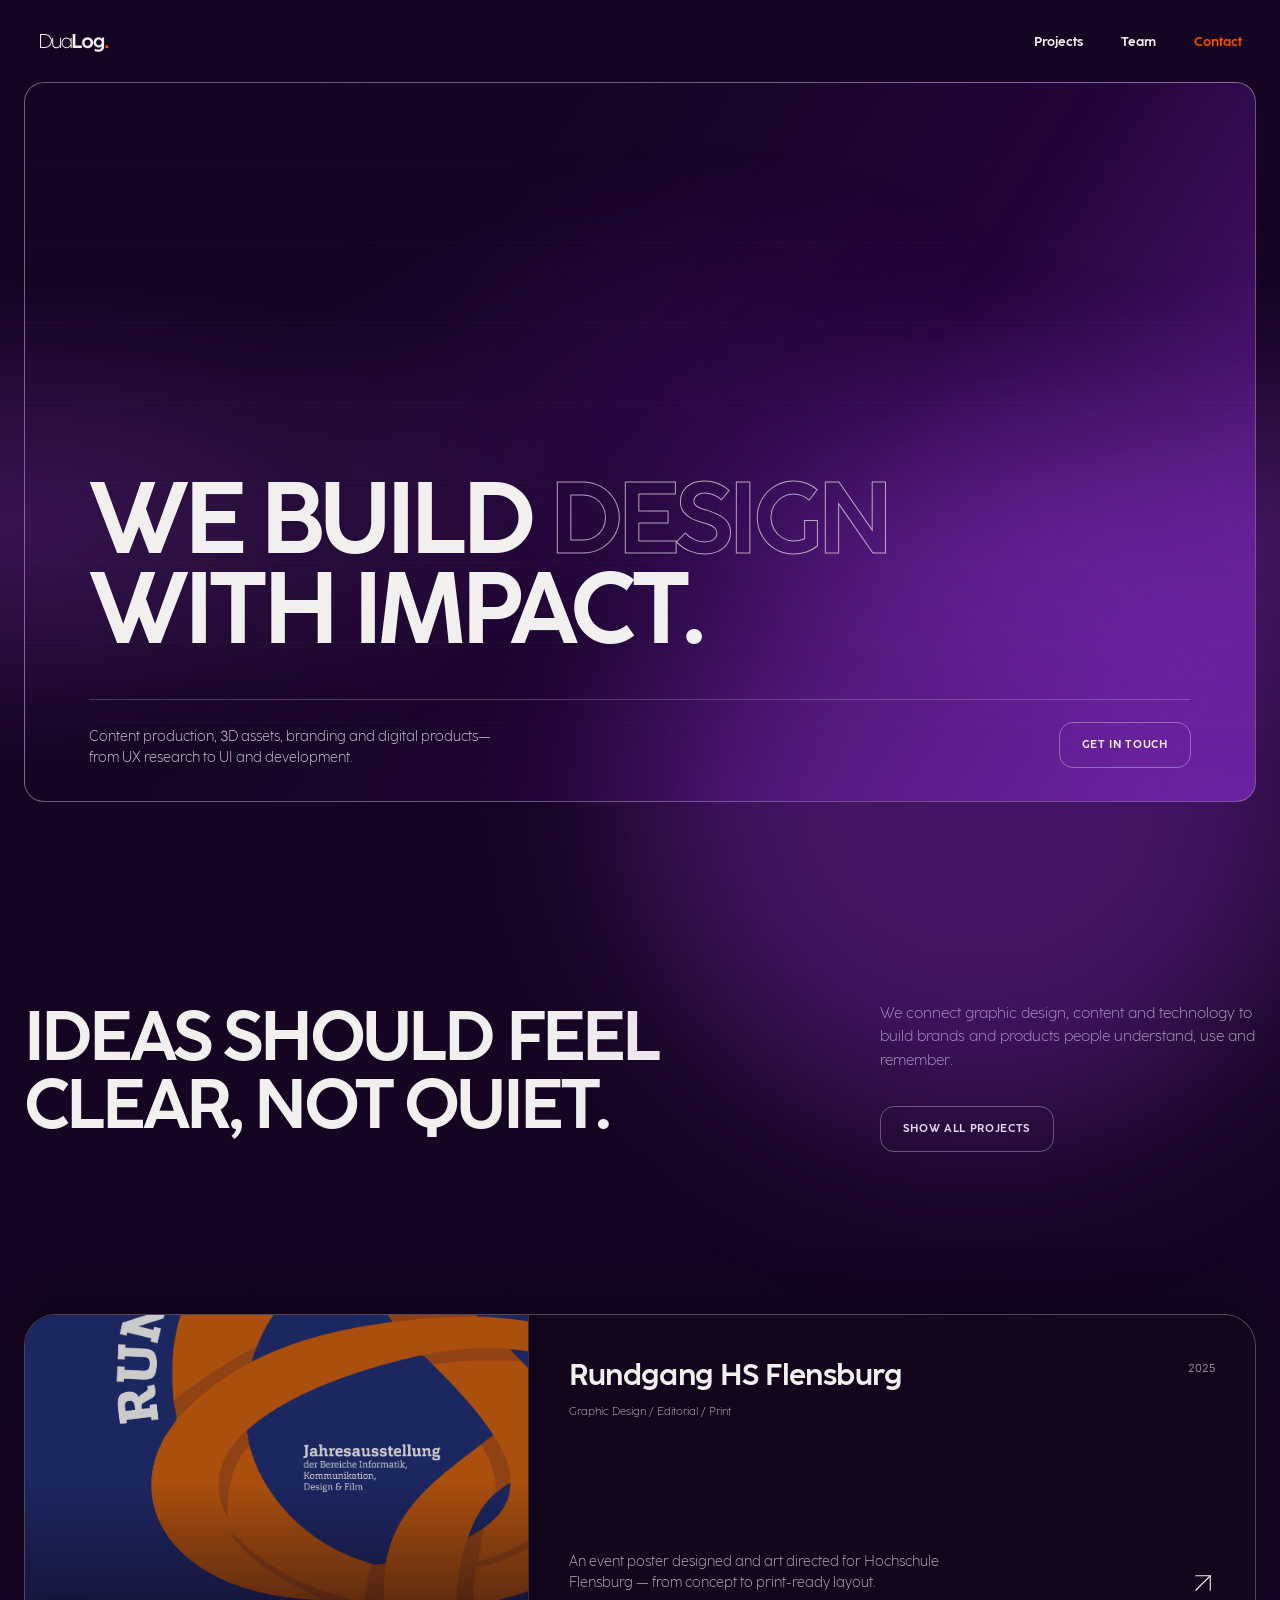
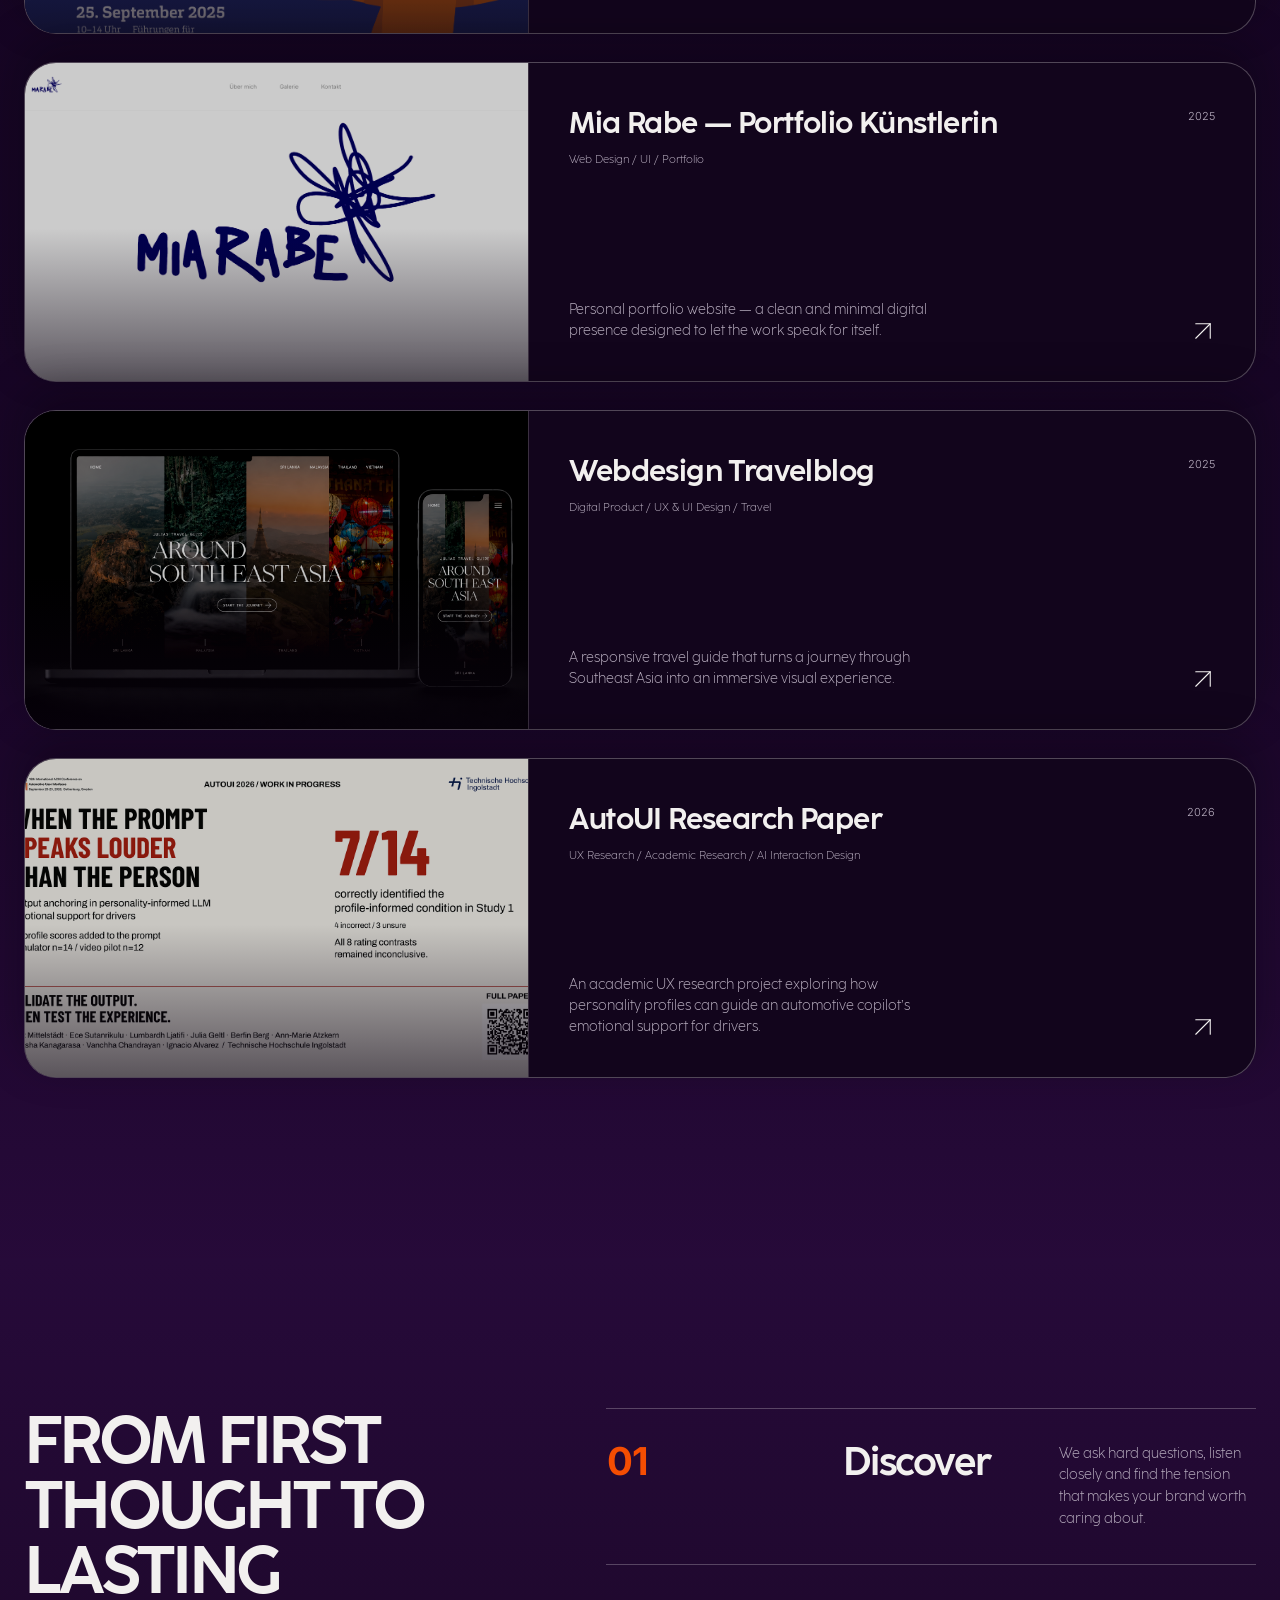
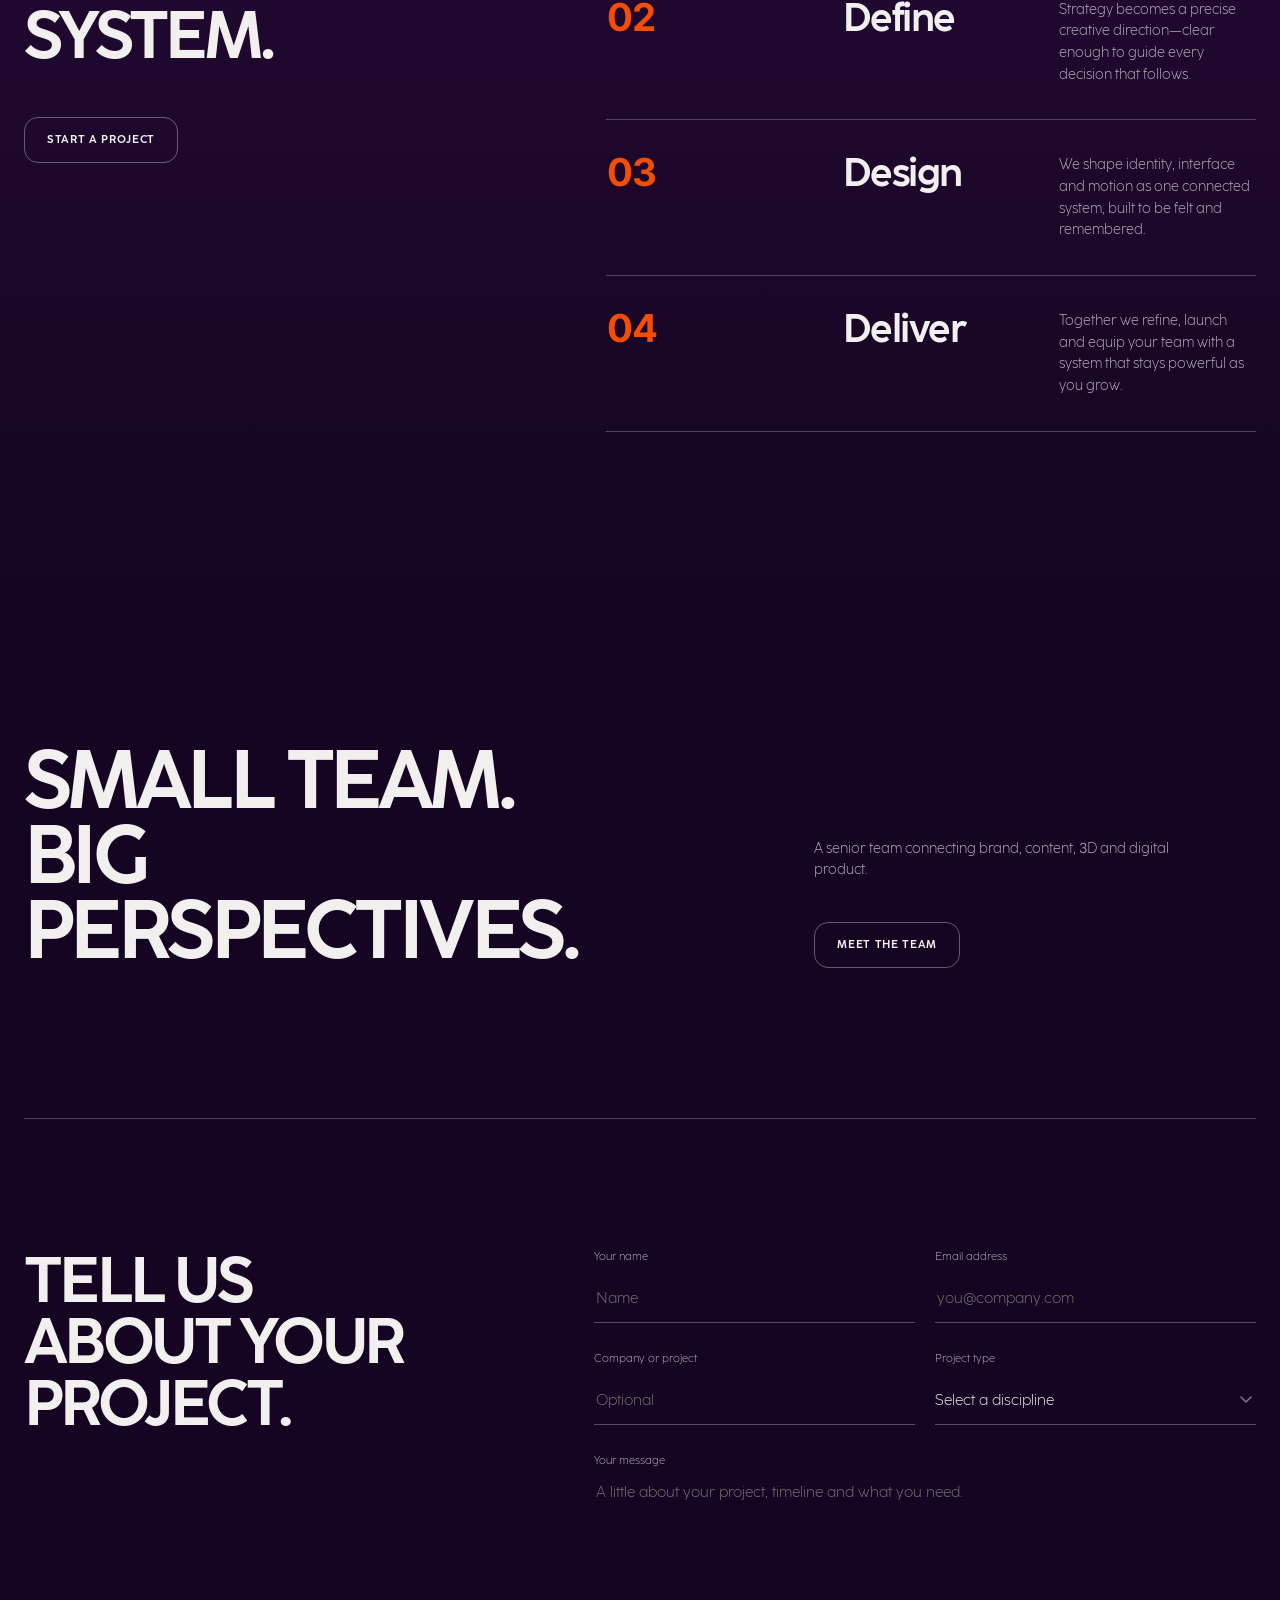
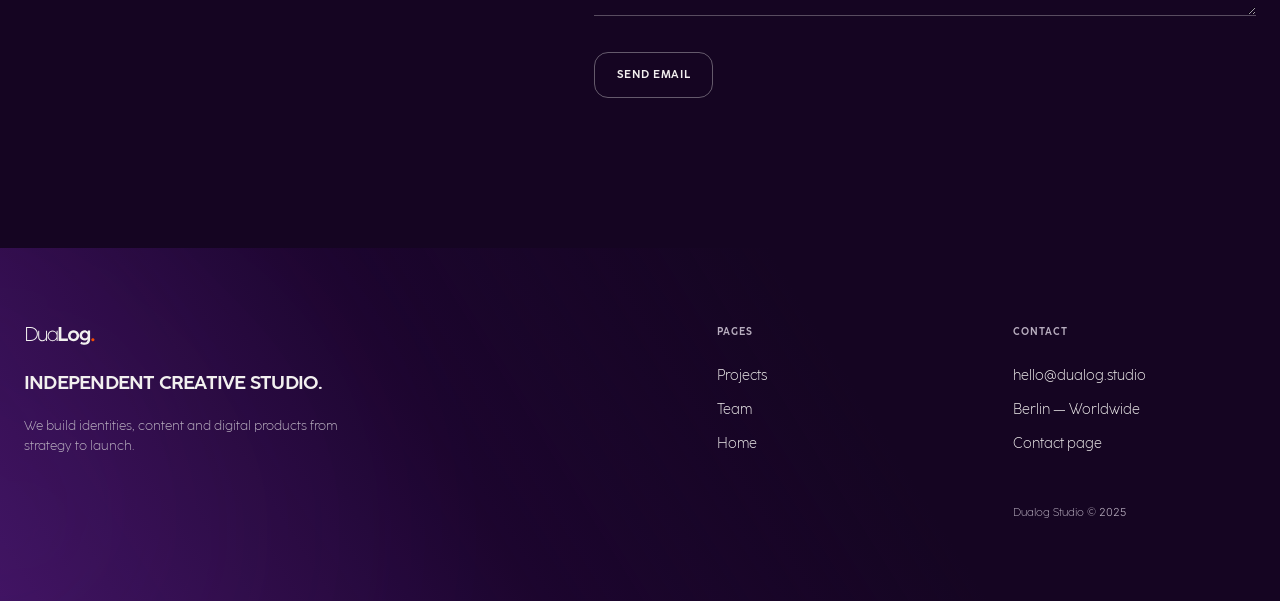
<file: index.html>
<!-- 
AI Disclosure (LNU Academic Integrity Guidelines):
- Tool used: Figma make, Github copilot
- Purpose & Phase: Used during the initial phase to brainstorm and prototype the basic visual layout structure.
- Student Contribution: All specific assignment requirements (navigation, bitmap/SVG integration, tables, lists, formular, responsive CSS3 adjustments, and the JavaScript password validation logic) were manually coded by the group members.
-->
<!doctype html>
<html lang="en">

<head>
  <meta charset="UTF-8" />
  <meta name="viewport" content="width=device-width, initial-scale=1.0" />
  <link rel="icon" type="image/svg+xml" href="pictures/Favicon.svg" />
  <title>Dualog Studio</title>
  <link rel="stylesheet" href="index.css" />
  <script src="header-scroll.js" defer></script>
</head>

<body>
  <main>
    <svg class="svg-sprite" aria-hidden="true" focusable="false">
      <symbol id="external-link-arrow" viewBox="0 0 24 24" fill="none" stroke="currentColor" stroke-width="0.75"
        stroke-linecap="round" stroke-linejoin="round">
        <path d="M7 7h10v10"></path>
        <path d="M7 17 17 7"></path>
      </symbol>
    </svg>
    <header class="site-header">
      <a class="brand" href="#top" aria-label="Dualog, back to top">
        <img src="pictures/Logo.svg" alt="" width="72" height="21">
      </a>
      <nav class="nav" id="menu" aria-label="Main navigation">
        <a class="nav__close" href="#top" aria-label="Close menu"><span></span><span></span></a>
        <a href="work.html">Projects</a>
        <a href="team.html">Team</a>
        <a class="nav__contact" href="contact.html">Contact</a>
      </nav>
      <a class="menu-button" href="#menu" aria-label="Open menu"><span></span><span></span></a>
    </header>

    <section class="hero page-shell" id="top">
      <div class="hero__aurora" aria-hidden="true"></div>
      <div class="hero__glow" aria-hidden="true"></div>
      <h1>We build <span>design</span><br />with impact.</h1>
      <div class="hero__footer">
        <p>Content production, 3D assets, branding and digital products—from UX research to UI and development.</p>
        <a class="cta-button" href="contact.html">Get in touch</a>
      </div>
    </section>

    <section class="intro page-shell" id="studio">
      <h2>Ideas should feel clear, not quiet.</h2>
      <div class="intro__copy">
        <p>We connect graphic design, content and technology to build brands and products people understand, use and
          remember.</p>
        <a class="cta-button" href="work.html">Show all projects</a>
      </div>
    </section>
    <section class="work page-shell" id="work">
      <div class="project-grid">
        <a class="project-card"
          href="https://drive.google.com/drive/folders/1DYTa2SRRX9w5SYRrdJNVJdLeC7k0mgNj?usp=sharing" target="_blank"
          rel="noopener noreferrer">
          <div class="project-card__image"><img src="pictures/content/Design/PlakatRundgangHSFlensburg.png"
              alt="Plakat Rundgang Hochschule Flensburg" /></div>
          <div class="project-card__meta">
            <div>
              <h3>Rundgang HS Flensburg</h3>
              <p>Graphic Design / Editorial / Print</p>
            </div><span>2025</span>
          </div>
          <p class="project-card__summary">An event poster designed and art directed for Hochschule Flensburg — from
            concept to print-ready layout.</p><svg class="project-card__link-icon" width="24" height="24"
            aria-hidden="true">
            <use href="#external-link-arrow"></use>
          </svg>
        </a>
        <a class="project-card" href="https://www.miarabe-art.de" target="_blank" rel="noopener noreferrer">
          <div class="project-card__image"><img src="pictures/content/Design/MiaRabeWebsite.png"
              alt="Mia Rabe Website" /></div>
          <div class="project-card__meta">
            <div>
              <h3>Mia Rabe — Portfolio Künstlerin</h3>
              <p>Web Design / UI / Portfolio</p>
            </div><span>2025</span>
          </div>
          <p class="project-card__summary">Personal portfolio website — a clean and minimal digital presence designed to
            let the work speak for itself.</p><svg class="project-card__link-icon" width="24" height="24"
            aria-hidden="true">
            <use href="#external-link-arrow"></use>
          </svg>
        </a>
        <a class="project-card" href="https://www.figma.com/proto/bBiF9vaB9DSiBK88U4BrUw/Untitled?page-id=0%3A1&amp;node-id=20-487&amp;starting-point-node-id=3%3A809&amp;t=YUS9Jtr148NNshN7-1">
          <div class="project-card__image"><img src="pictures/TravelBlog_MockUp.png"
              alt="Around South East Asia travel guide shown on a laptop and phone" /></div>
          <div class="project-card__meta">
            <div>
              <h3>Webdesign Travelblog</h3>
              <p>Digital Product / UX &amp; UI Design / Travel</p>
            </div><span>2025</span>
          </div>
          <p class="project-card__summary">A responsive travel guide that turns a journey through Southeast Asia into an
            immersive visual experience.</p><svg class="project-card__link-icon" width="24" height="24"
            aria-hidden="true">
            <use href="#external-link-arrow"></use>
          </svg>
        </a>
        <a class="project-card" href="https://dl.acm.org/doi/10.1145/3828158.3838249" target="_blank"
          rel="noopener noreferrer">
          <div class="project-card__image"><img src="pictures/AutoUI_PosterMadness.png"
              alt="AutoUI research poster about personality-informed emotional support in an automotive copilot" />
          </div>
          <div class="project-card__meta">
            <div>
              <h3>AutoUI Research Paper</h3>
              <p>UX Research / Academic Research / AI Interaction Design</p>
            </div><span>2026</span>
          </div>
          <p class="project-card__summary">An academic UX research project exploring how personality profiles can guide
            an automotive copilot’s emotional support for drivers.</p><svg class="project-card__link-icon" width="24"
            height="24" aria-hidden="true">
            <use href="#external-link-arrow"></use>
          </svg>
        </a>
      </div>
    </section>
    <section class="process page-shell" id="process">
      <div class="process__intro">
        <h2>From first thought to lasting system.</h2><a class="cta-button" href="contact.html">Start a project</a>
      </div>
      <div class="process__steps">
        <table class="process-table">
          <caption>Our process</caption>
          <tbody>
            <tr class="process-step">
              <td><span>01</span></td>
              <td>
                <h3>Discover</h3>
              </td>
              <td>
                <p>We ask hard questions, listen closely and find the tension that makes your brand worth caring about.
                </p>
              </td>
            </tr>
            <tr class="process-step">
              <td><span>02</span></td>
              <td>
                <h3>Define</h3>
              </td>
              <td>
                <p>Strategy becomes a precise creative direction—clear enough to guide every decision that follows.</p>
              </td>
            </tr>
            <tr class="process-step">
              <td><span>03</span></td>
              <td>
                <h3>Design</h3>
              </td>
              <td>
                <p>We shape identity, interface and motion as one connected system, built to be felt and remembered.</p>
              </td>
            </tr>
            <tr class="process-step">
              <td><span>04</span></td>
              <td>
                <h3>Deliver</h3>
              </td>
              <td>
                <p>Together we refine, launch and equip your team with a system that stays powerful as you grow.</p>
              </td>
            </tr>
          </tbody>
        </table>
      </div>
    </section>
    <section class="statement">
      <div class="statement__content page-shell">
        <div class="statement__layout">
          <p class="statement__quote">Small team.<br /><span>Big perspectives.</span></p>
          <div class="statement__aside">
            <p class="statement__body">A senior team connecting brand, content, 3D and digital product.</p>
            <a class="cta-button" href="team.html">Meet the team</a>
          </div>
        </div>
      </div>
    </section>

    <section class="contact-form page-shell" id="contact-form">
      <div class="contact-form__intro">
        <h2>Tell us about your project.</h2>
      </div>
      <form class="inquiry-form" action="mailto:hello@dualog.studio" method="post" enctype="text/plain">
        <label>
          <span>Your name</span>
          <input type="text" name="name" placeholder="Name" autocomplete="name" required />
        </label>
        <label>
          <span>Email address</span>
          <input type="email" name="email" placeholder="you@company.com" autocomplete="email" required />
        </label>
        <label>
          <span>Company or project</span>
          <input type="text" name="project" placeholder="Optional" />
        </label>
        <label>
          <span>Project type</span>
          <select name="project-type">
            <option value="">Select a discipline</option>
            <option>Content production</option>
            <option>3D assets</option>
            <option>Branding and UI design</option>
            <option>UX research</option>
            <option>Digital product development</option>
          </select>
        </label>
        <label class="inquiry-form__message">
          <span>Your message</span>
          <textarea name="message" rows="6" placeholder="A little about your project, timeline and what you need."
            required></textarea>
        </label>
        <button class="cta-button" type="submit">Send email</button>
      </form>
    </section>

    <footer id="contact">
      <div class="footer__nav page-shell">
        <div class="footer__intro">
          <img class="footer__logo" src="pictures/Logo.svg" alt="Dualog" width="72" height="21">
          <h2>Independent creative studio.</h2>
          <p>We build identities, content and digital products from strategy to launch.</p>
        </div>
        <div class="footer__columns">
          <nav class="footer__column" aria-label="Footer navigation">
            <h3>Pages</h3>
            <a href="work.html">Projects</a>
            <a href="team.html">Team</a>
            <a href="index.html#top">Home</a>
          </nav>
          <div class="footer__column">
            <h3>Contact</h3>
            <a href="mailto:hello@dualog.studio">hello@dualog.studio</a>
            <a href="https://maps.google.com/?q=Berlin" target="_blank" rel="noopener noreferrer">Berlin — Worldwide</a>
            <a href="contact.html">Contact page</a>
            <p class="footer__copyright">Dualog Studio © 2025</p>
          </div>
        </div>
      </div>
    </footer>
  </main>
</body>

</html>
</file>
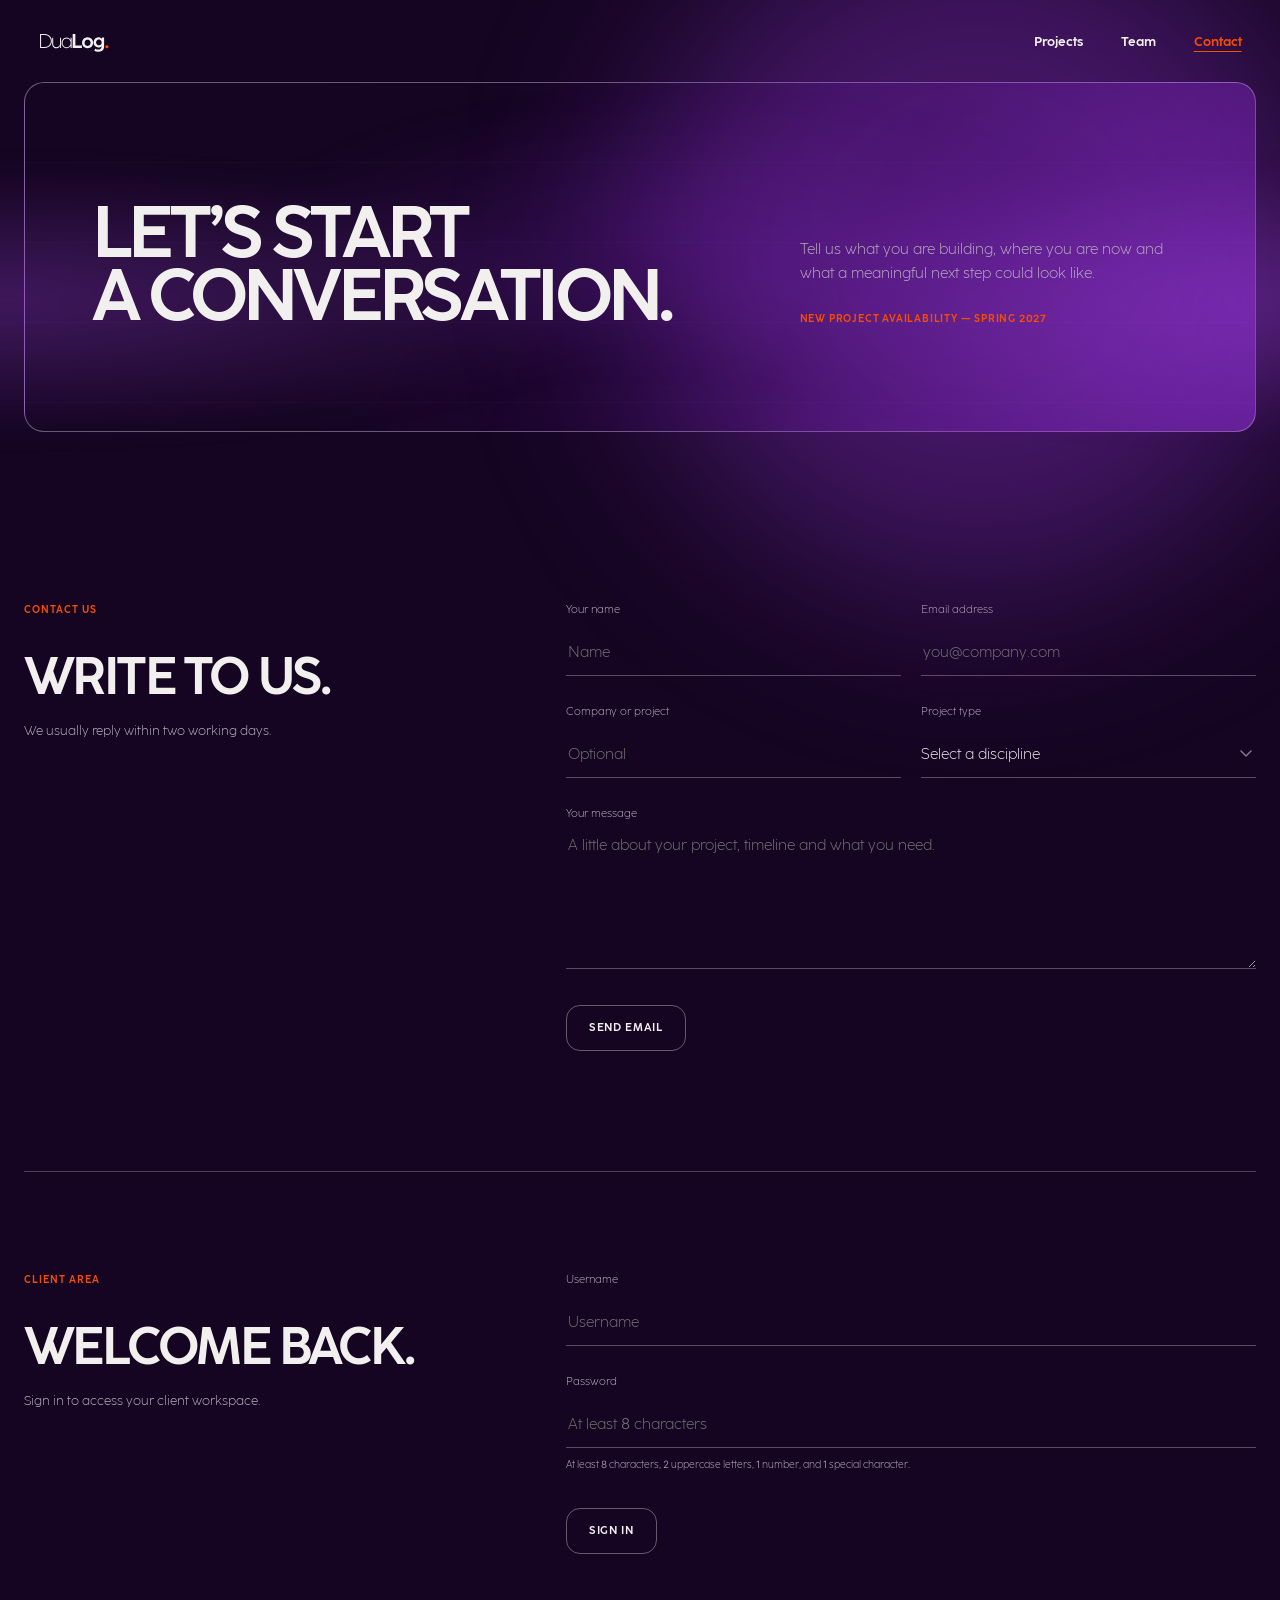
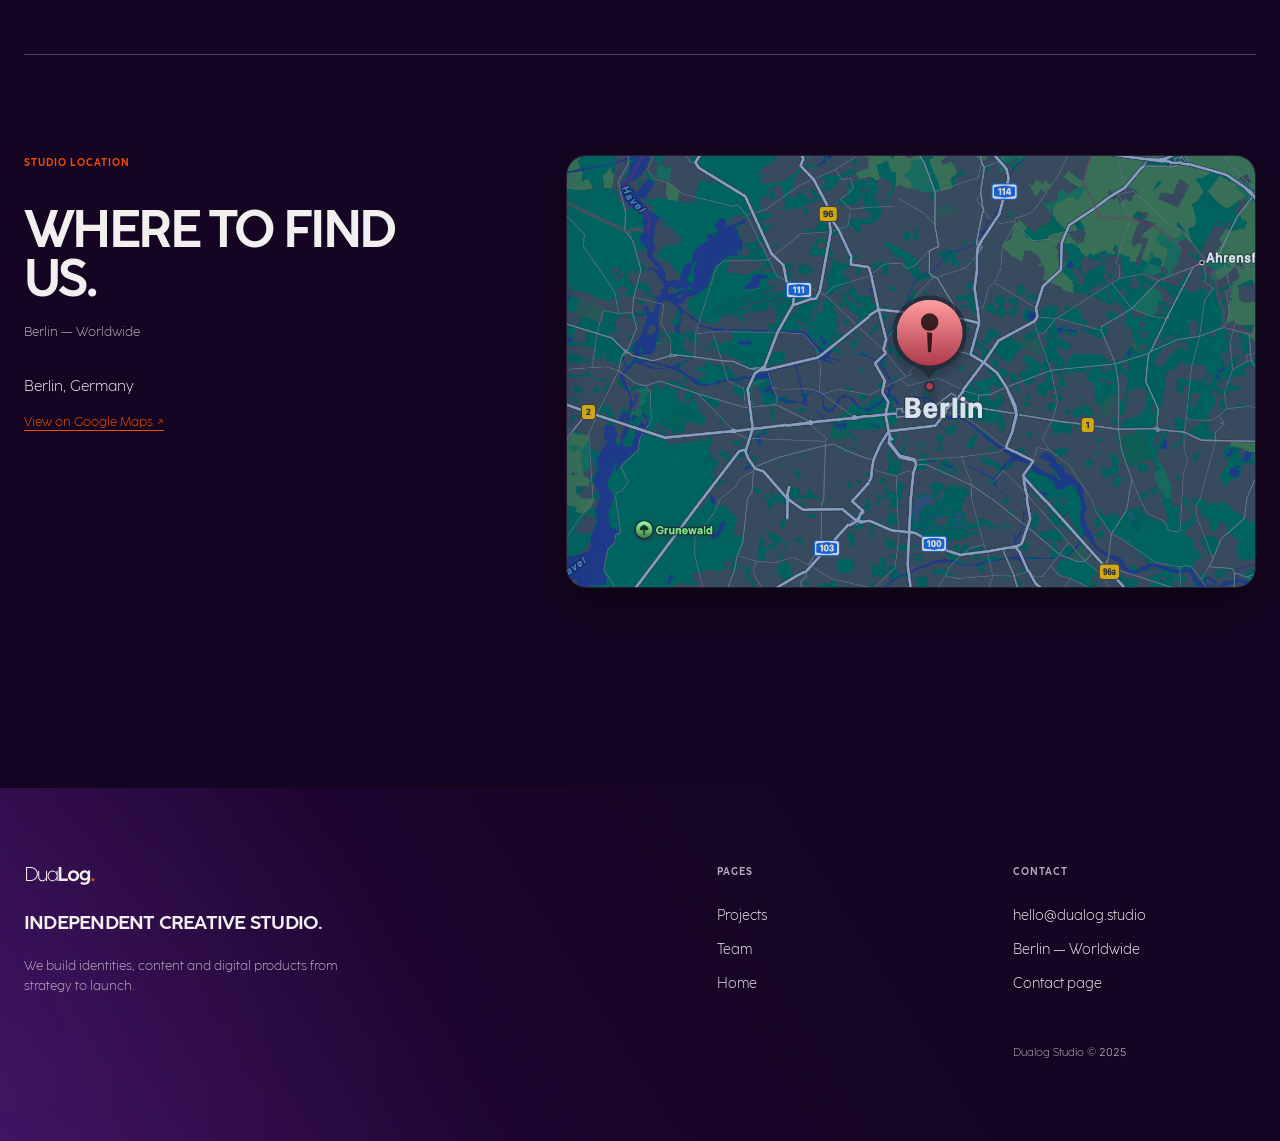
<file: contact.html>
<!doctype html>
<html lang="en">

<head>
    <meta charset="UTF-8" />
    <meta name="viewport" content="width=device-width, initial-scale=1.0" />
    <link rel="icon" type="image/svg+xml" href="pictures/Favicon.svg" />
    <title>Contact — Dualog Studio</title>
    <meta name="description" content="Contact Dualog Studio or access the client login." />
    <link rel="stylesheet" href="index.css" />
    <script src="header-scroll.js" defer></script>
    <script src="contact.js" defer></script>
</head>

<body>
    <main class="contact-page">
        <header class="site-header">
            <a class="brand" href="index.html" aria-label="Dualog, back to homepage">
                <img src="pictures/Logo.svg" alt="" width="72" height="21" />
            </a>
            <nav class="nav" id="menu" aria-label="Main navigation">
                <a class="nav__close" href="#top" aria-label="Close menu"><span></span><span></span></a>
                <a href="work.html">Projects</a>
                <a href="team.html">Team</a>
                <a class="nav__contact" href="contact.html" aria-current="page">Contact</a>
            </nav>
            <a class="menu-button" href="#menu" aria-label="Open menu"><span></span><span></span></a>
        </header>

        <section class="contact-hero page-shell" id="top">
            <div class="hero__aurora" aria-hidden="true"></div>
            <div class="hero__glow" aria-hidden="true"></div>
            <h1>Let’s start<br />a conversation.</h1>
            <div class="contact-hero__copy">
                <p>
                    Tell us what you are building, where you are now and what a meaningful next step could
                    look like.
                </p>
                <span>New project availability — Spring 2027</span>
            </div>
        </section>

        <section class="contact-hub page-shell">
            <div class="contact-panel contact-panel--message">
                <div class="contact-panel__heading">
                    <p>Contact us</p>
                    <h2>Write to us.</h2>
                    <span>We usually reply within two working days.</span>
                </div>
                <form
                    class="inquiry-form"
                    id="contact-form"
                    action="mailto:hello@dualog.studio"
                    method="post"
                    enctype="text/plain"
                >
                    <label>
                        <span>Your name</span>
                        <input type="text" name="name" placeholder="Name" required />
                    </label>
                    <label>
                        <span>Email address</span>
                        <input type="email" name="email" placeholder="you@company.com" required />
                    </label>
                    <label>
                        <span>Company or project</span>
                        <input type="text" name="project" placeholder="Optional" />
                    </label>
                    <label>
                        <span>Project type</span>
                        <select name="project-type">
                            <option value="">Select a discipline</option>
                            <option>Content production</option>
                            <option>3D assets</option>
                            <option>Branding and UI design</option>
                            <option>UX research</option>
                            <option>Digital product development</option>
                        </select>
                    </label>
                    <label class="inquiry-form__message">
                        <span>Your message</span>
                        <textarea
                            name="message"
                            rows="6"
                            placeholder="A little about your project, timeline and what you need."
                            required
                        ></textarea>
                    </label>
                    <button class="cta-button" type="submit">Send email</button>
                </form>
            </div>

            <aside class="contact-panel contact-panel--login" id="login">
                <div class="contact-panel__heading">
                    <p>Client area</p>
                    <h2>Welcome back.</h2>
                    <span>Sign in to access your client workspace.</span>
                </div>
                <form class="login-form" id="login-form">
                    <label>
                        <span>Username</span>
                        <input type="text" id="username" name="username" placeholder="Username" required />
                    </label>
                    <label>
                        <span>Password</span>
                        <input type="password" id="password" name="password" placeholder="At least 8 characters"
                            required />
                        <small>At least 8 characters, 2 uppercase letters, 1 number, and 1 special character.</small>
                    </label>
                    <button class="cta-button" type="submit">Sign in</button>
                    <p class="login-form__status" id="login-status" role="status" hidden></p>
                </form>
            </aside>

            <section class="contact-panel contact-panel--location" id="location">
                <div class="contact-panel__heading">
                    <p>Studio location</p>
                    <h2>Where to find us.</h2>
                    <span>Berlin — Worldwide</span>
                    <div class="contact-location__details">
                        <address>
                            Berlin, Germany
                        </address>
                        <a
                            class="contact-location__link"
                            href="https://maps.google.com/?q=Berlin"
                            target="_blank"
                            rel="noopener noreferrer"
                        >View on Google Maps ↗</a>
                    </div>
                </div>
                <div class="contact-location__image">
                    <img
                        src="pictures/berlin.png"
                        alt="Dualog Studio Location in Berlin"
                        width="1258"
                        height="788"
                    />
                </div>
            </section>
        </section>

        <footer id="contact">
            <div class="footer__nav page-shell">
                <div class="footer__intro">
                    <img class="footer__logo" src="pictures/Logo.svg" alt="Dualog" width="72" height="21">
                    <h2>Independent creative studio.</h2>
                    <p>We build identities, content and digital products from strategy to launch.</p>
                </div>
                <div class="footer__columns">
                    <nav class="footer__column" aria-label="Footer navigation">
                        <h3>Pages</h3>
                        <a href="work.html">Projects</a>
                        <a href="team.html">Team</a>
                        <a href="index.html#top">Home</a>
                    </nav>
                    <div class="footer__column">
                        <h3>Contact</h3>
                        <a href="mailto:hello@dualog.studio">hello@dualog.studio</a>
                        <a
                            href="https://maps.google.com/?q=Berlin"
                            target="_blank"
                            rel="noopener noreferrer"
                        >Berlin — Worldwide</a>
                        <a href="contact.html">Contact page</a>
                        <p class="footer__copyright">Dualog Studio © 2025</p>
                    </div>
                </div>
            </div>
        </footer>
    </main>
</body>

</html>
</file>
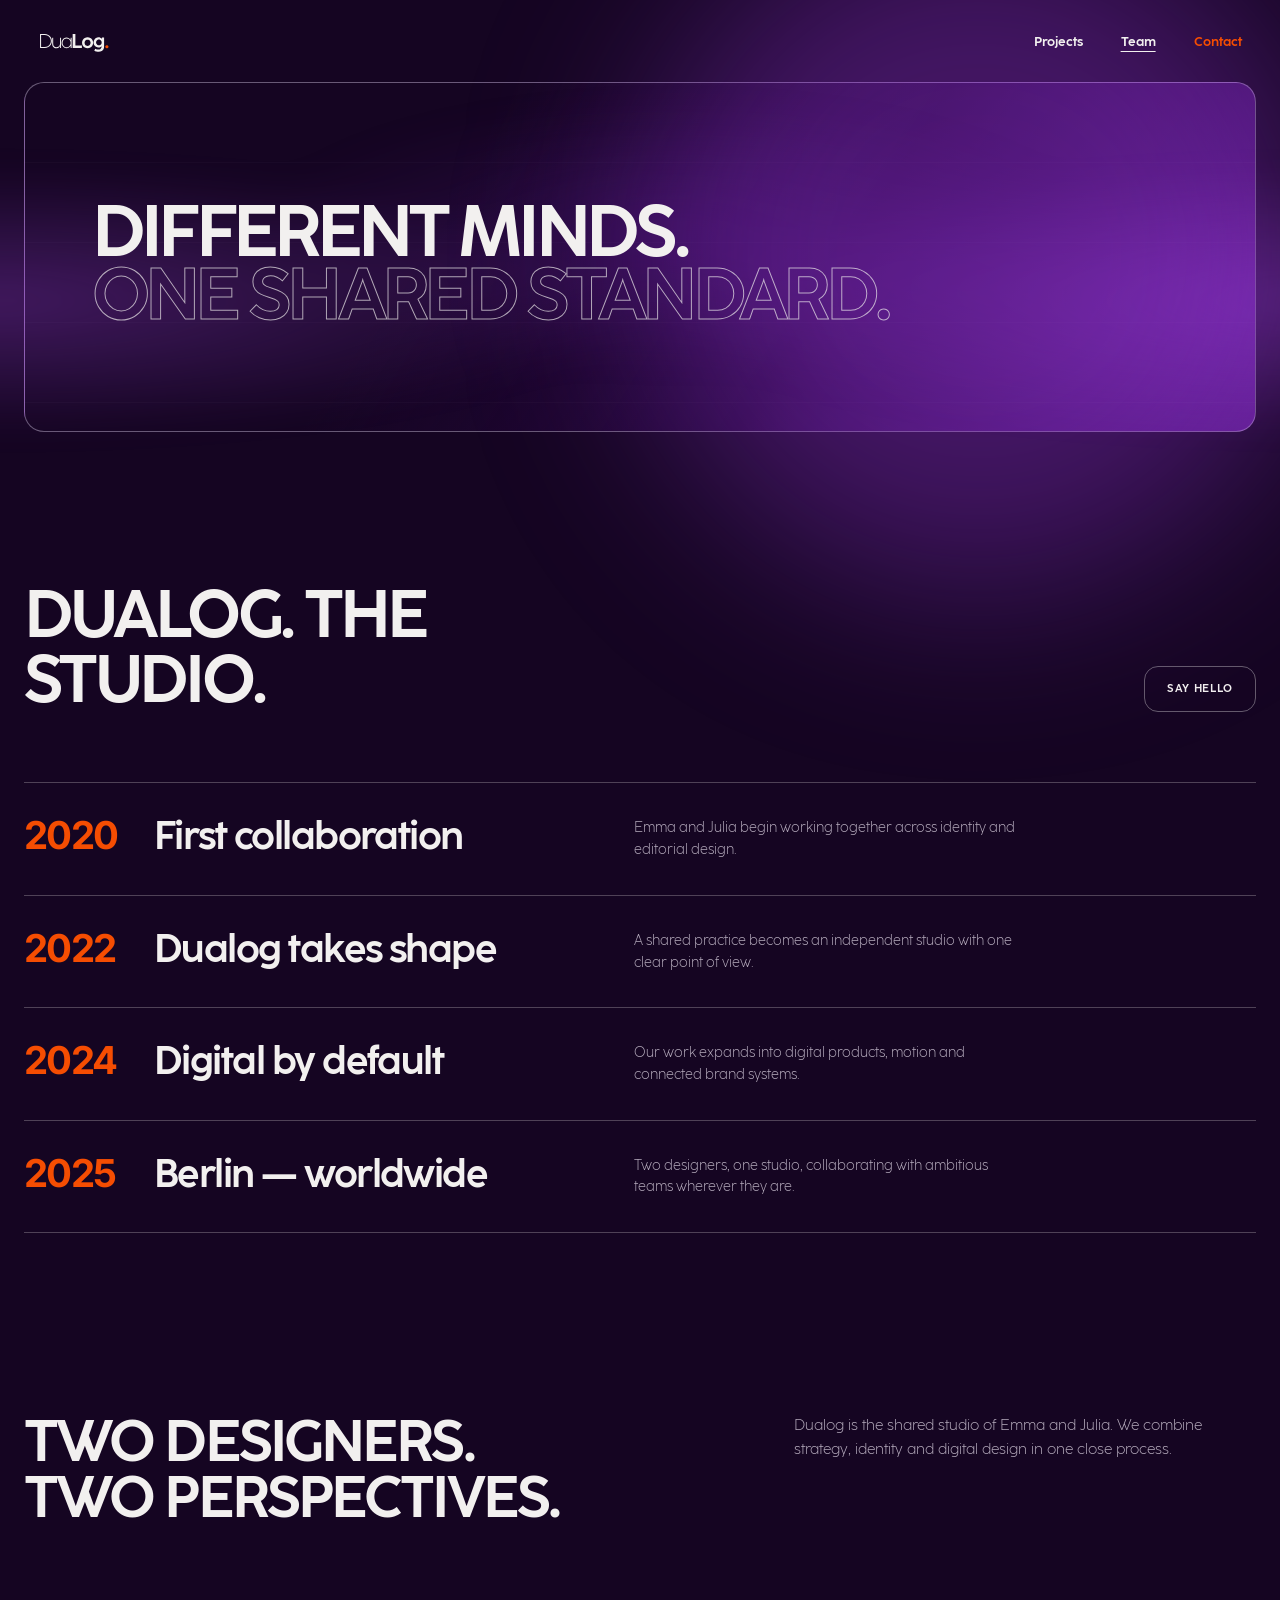
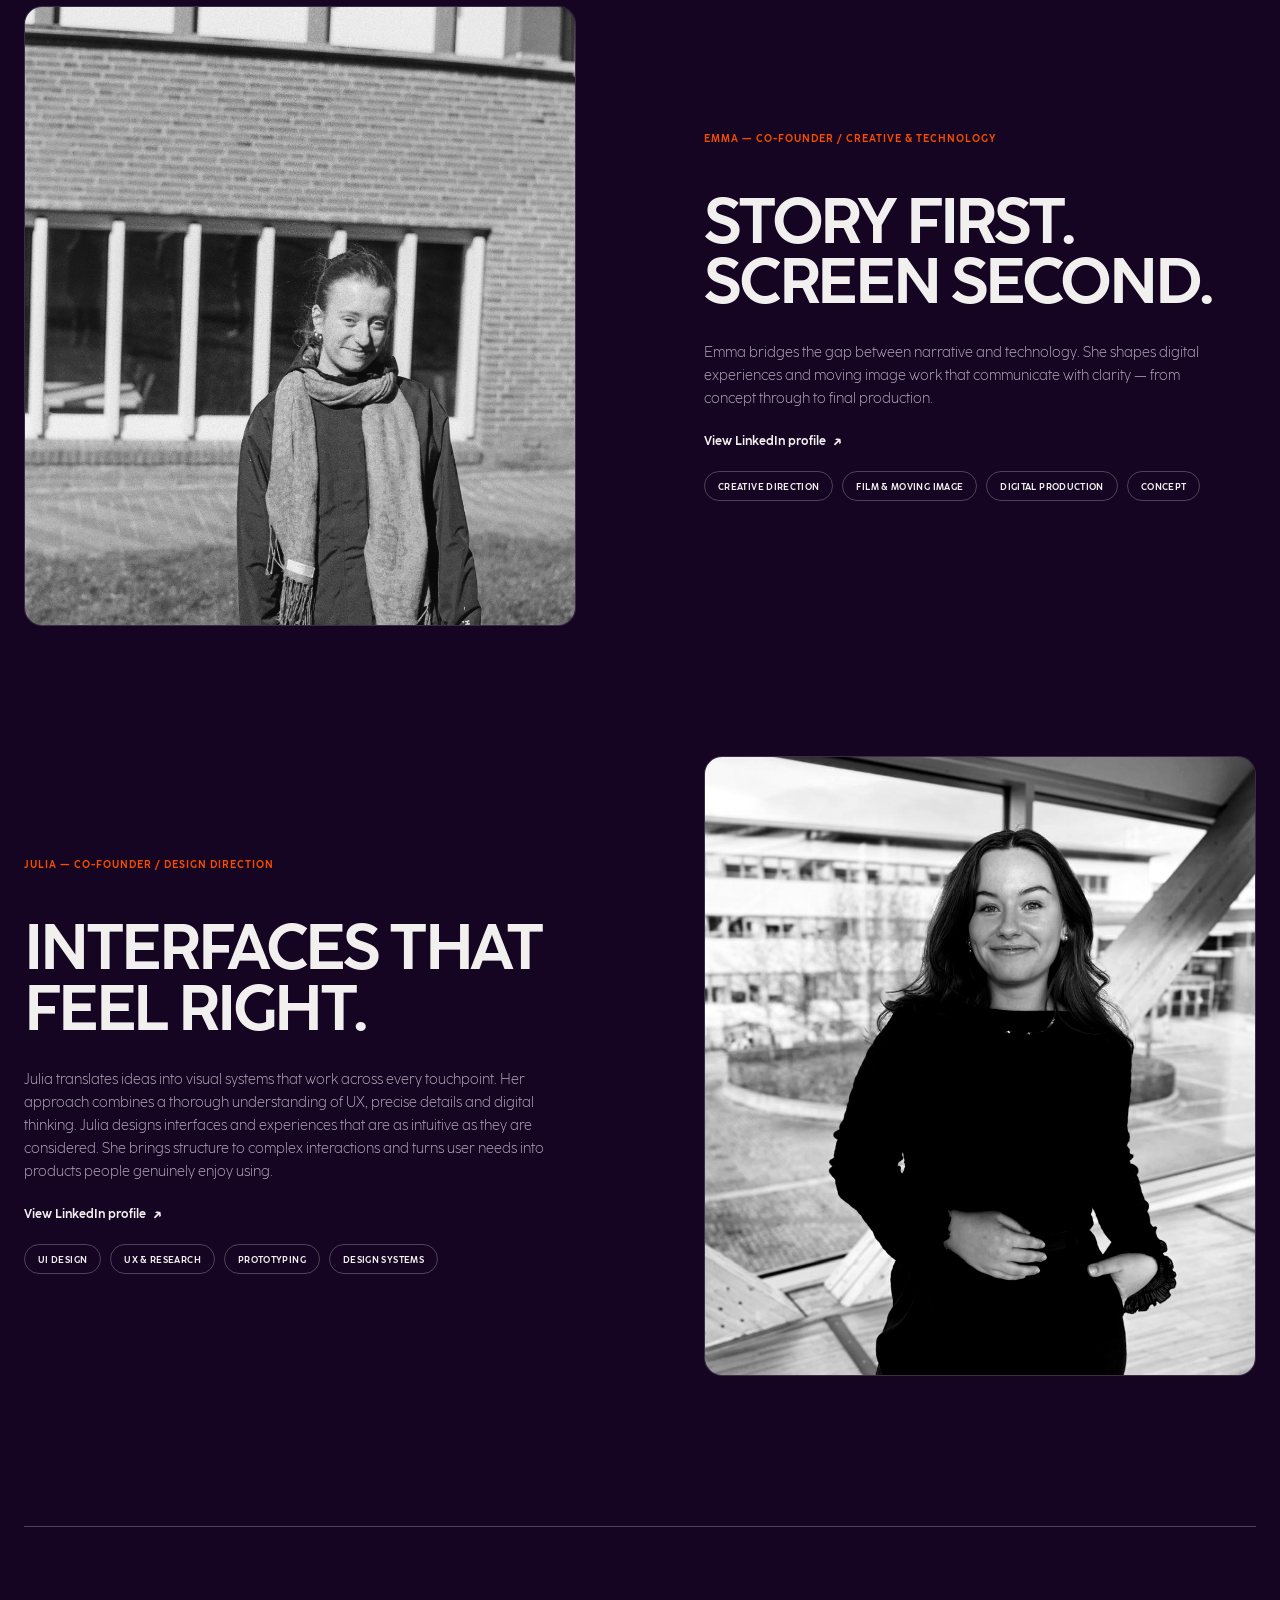
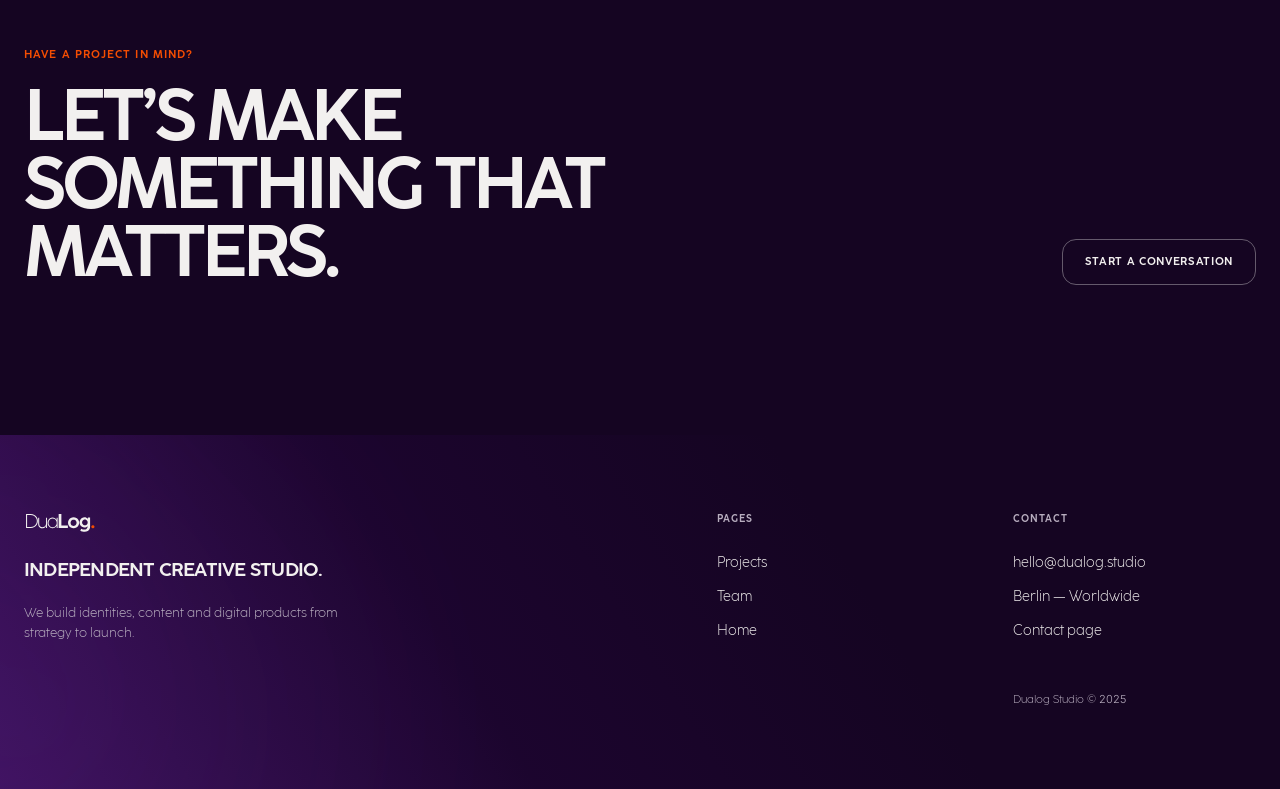
<file: team.html>
<!doctype html>
<html lang="en">

<head>
    <meta charset="UTF-8" />
    <meta name="viewport" content="width=device-width, initial-scale=1.0" />
    <link rel="icon" type="image/svg+xml" href="pictures/Favicon.svg" />
    <title>Team &amp; Studio — Dualog Studio</title>
    <meta name="description" content="Meet the senior-led multidisciplinary team behind Dualog Studio." />
    <link rel="stylesheet" href="index.css" />
    <script src="header-scroll.js" defer></script>
</head>

<body>
    <main class="about-page">
        <header class="site-header">
            <a class="brand" href="index.html" aria-label="Dualog, back to homepage"><img src="pictures/Logo.svg"
                    alt="" width="72" height="21"></a>
            <nav class="nav" id="menu" aria-label="Main navigation">
                <a class="nav__close" href="#top" aria-label="Close menu"><span></span><span></span></a>
                <a href="work.html">Projects</a>
                <a href="team.html" aria-current="page">Team</a>
                <a class="nav__contact" href="contact.html">Contact</a>
            </nav>
            <a class="menu-button" href="#menu" aria-label="Open menu"><span></span><span></span></a>
        </header>

        <section class="about-hero page-shell" id="top">
            <div class="hero__aurora" aria-hidden="true"></div>
            <div class="hero__glow" aria-hidden="true"></div>
            <h1>Different minds.<br /><span>One shared standard.</span></h1>
        </section>

        <section class="about-intro page-shell">
            <header class="about-intro__heading">
                <h2>Dualog. The studio.</h2>
                <a class="cta-button" href="contact.html">Say Hello</a>
            </header>
            <ol class="studio-timeline" aria-label="Our story">
                <li>
                    <time datetime="2020">2020</time>
                    <h3>First collaboration</h3>
                    <p>Emma and Julia begin working together across identity and editorial design.</p>
                </li>
                <li>
                    <time datetime="2022">2022</time>
                    <h3>Dualog takes shape</h3>
                    <p>A shared practice becomes an independent studio with one clear point of view.</p>
                </li>
                <li>
                    <time datetime="2024">2024</time>
                    <h3>Digital by default</h3>
                    <p>Our work expands into digital products, motion and connected brand systems.</p>
                </li>
                <li>
                    <time datetime="2025">2025</time>
                    <h3>Berlin — worldwide</h3>
                    <p>Two designers, one studio, collaborating with ambitious teams wherever they are.</p>
                </li>
            </ol>
        </section>

        <section class="team page-shell" id="team">
            <header class="team__heading">
                <h2>Two designers.<br />Two perspectives.</h2>
                <p>
                    Dualog is the shared studio of Emma and Julia. We combine strategy, identity and digital
                    design in one close process.
                </p>
            </header>

            <article class="designer-profile">
                <figure class="designer-profile__image">
                    <img src="pictures/emma.jpg" alt="Portrait of Emma" width="2075" height="3130" />
                </figure>
                <div class="designer-profile__story">
                    <p class="designer-profile__role">Emma — Co-Founder / Creative &amp; Technology</p>
                    <h3>Story first.<br />Screen second.</h3>
                    <p>
                        Emma bridges the gap between narrative and technology. She shapes digital experiences
                        and moving image work that communicate with clarity — from concept through to
                        final production.
                    </p>
                    <a class="designer-profile__linkedin" href="https://www.linkedin.com/in/emma-rabe-8b908a365/"
                        target="_blank" rel="noopener noreferrer">
                        View LinkedIn profile
                    </a>
                    <ul class="team__disciplines" aria-label="Emma's disciplines">
                        <li>Creative direction</li>
                        <li>Film &amp; moving image</li>
                        <li>Digital production</li>
                        <li>Concept</li>
                    </ul>
                </div>
            </article>

            <article class="designer-profile">
                <figure class="designer-profile__image">
                    <img src="pictures/Portrait Julia.jpeg" alt="Portrait of Julia" width="1200" height="1828" loading="lazy" />
                </figure>
                <div class="designer-profile__story">
                    <p class="designer-profile__role">Julia — Co-Founder / Design Direction</p>
                    <h3>Interfaces that<br />feel right.</h3>
                    <p>
                        Julia translates ideas into visual systems that work across every touchpoint. Her
                        approach combines a thorough understanding of UX, precise details and digital thinking.
                        Julia designs interfaces and experiences that are as intuitive as they are considered.
                        She brings structure to complex interactions and turns user needs into products
                        people genuinely enjoy using.
                    </p>
                    <a class="designer-profile__linkedin" href="https://www.linkedin.com/in/julia-geltl/"
                        target="_blank" rel="noopener noreferrer">
                        View LinkedIn profile
                    </a>
                    <ul class="team__disciplines" aria-label="Julia's disciplines">
                        <li>UI design</li>
                        <li>UX &amp; research</li>
                        <li>Prototyping</li>
                        <li>Design systems</li>
                    </ul>
                </div>
            </article>
        </section>

        <section class="about-cta page-shell">
            <div>
                <p>Have a project in mind?</p>
                <h2>Let’s make something that matters.</h2>
            </div>
            <a class="cta-button" href="contact.html">Start a conversation</a>
        </section>

        <footer id="contact">
            <div class="footer__nav page-shell">
                <div class="footer__intro">
                    <img class="footer__logo" src="pictures/Logo.svg" alt="Dualog" width="72" height="21">
                    <h2>Independent creative studio.</h2>
                    <p>We build identities, content and digital products from strategy to launch.</p>
                </div>
                <div class="footer__columns">
                    <nav class="footer__column" aria-label="Footer navigation">
                        <h3>Pages</h3>
                        <a href="work.html">Projects</a>
                        <a href="team.html">Team</a>
                        <a href="index.html#top">Home</a>
                    </nav>
                    <div class="footer__column">
                        <h3>Contact</h3>
                        <a href="mailto:hello@dualog.studio">hello@dualog.studio</a>
                        <a href="https://maps.google.com/?q=Berlin" target="_blank" rel="noopener noreferrer">Berlin — Worldwide</a>
                        <a href="contact.html">Contact page</a>
                        <p class="footer__copyright">Dualog Studio © 2025</p>
                    </div>
                </div>
            </div>
        </footer>
    </main>
</body>

</html>
</file>
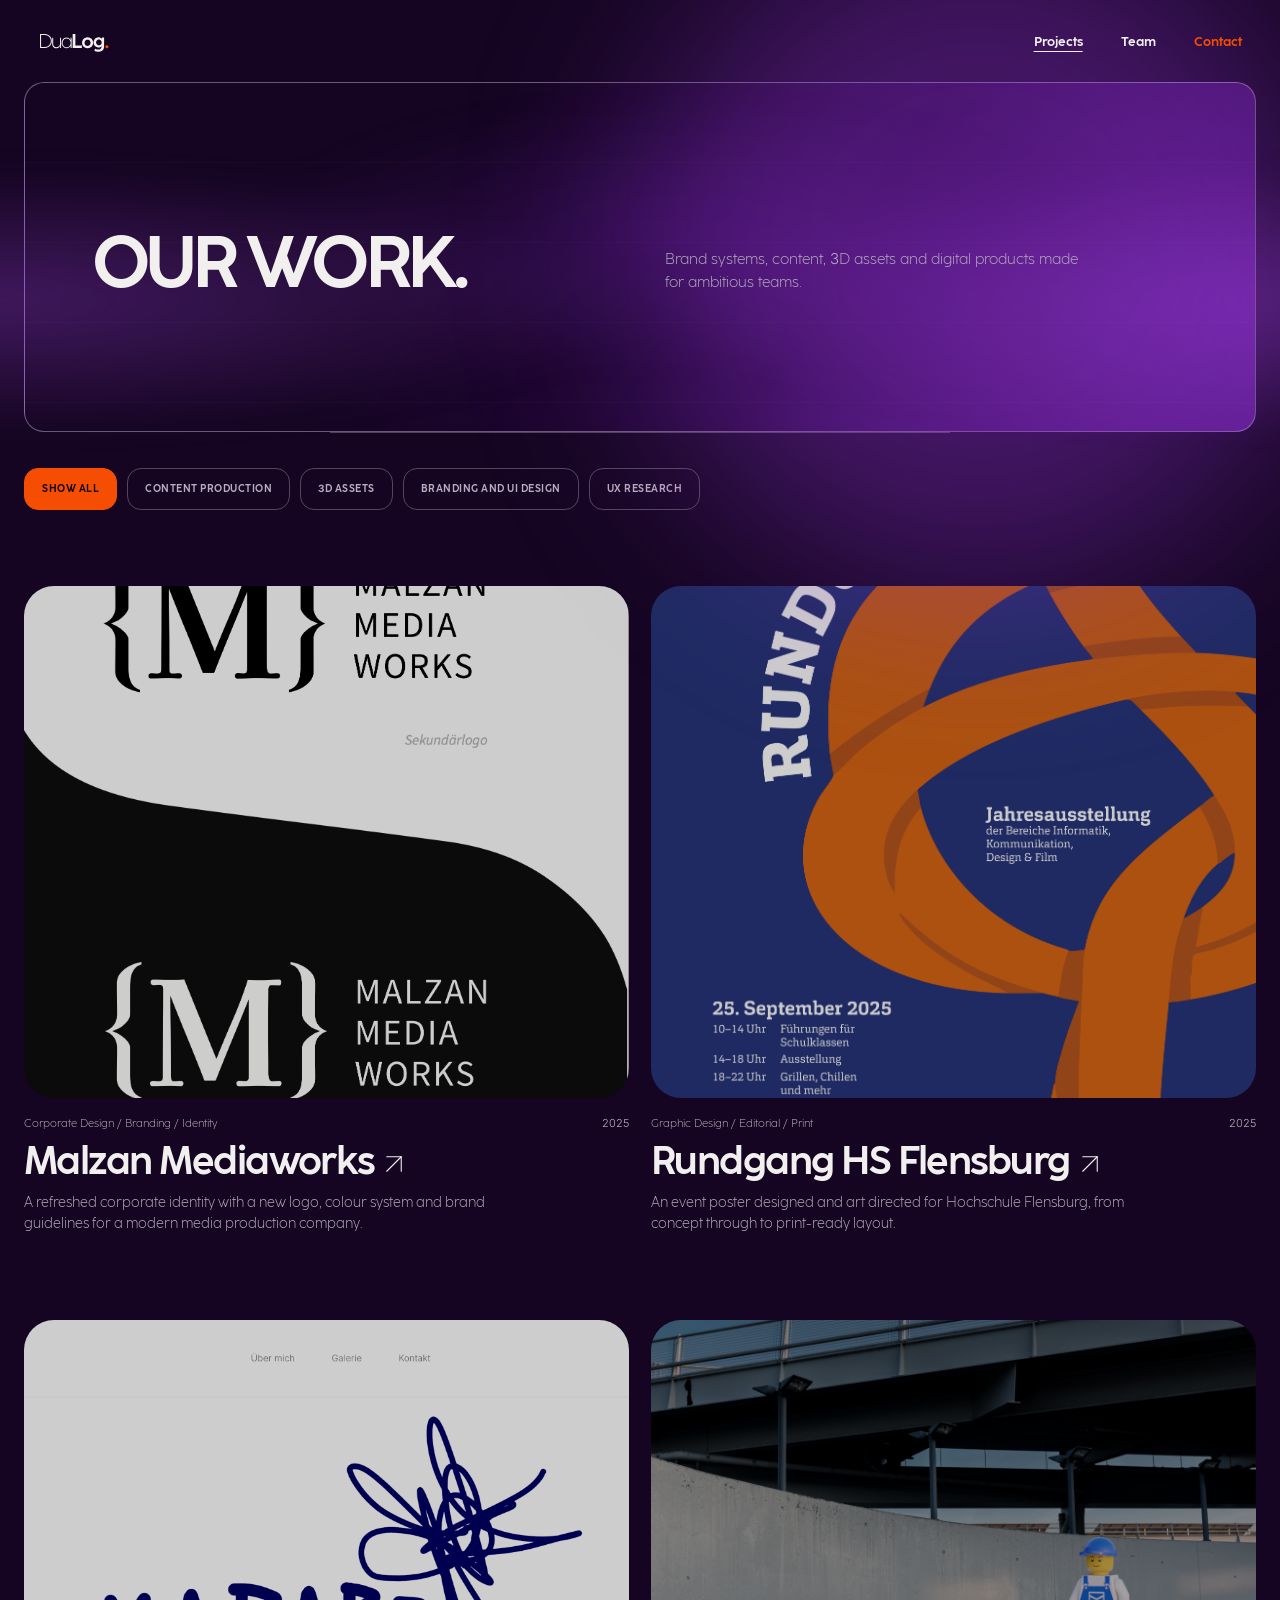
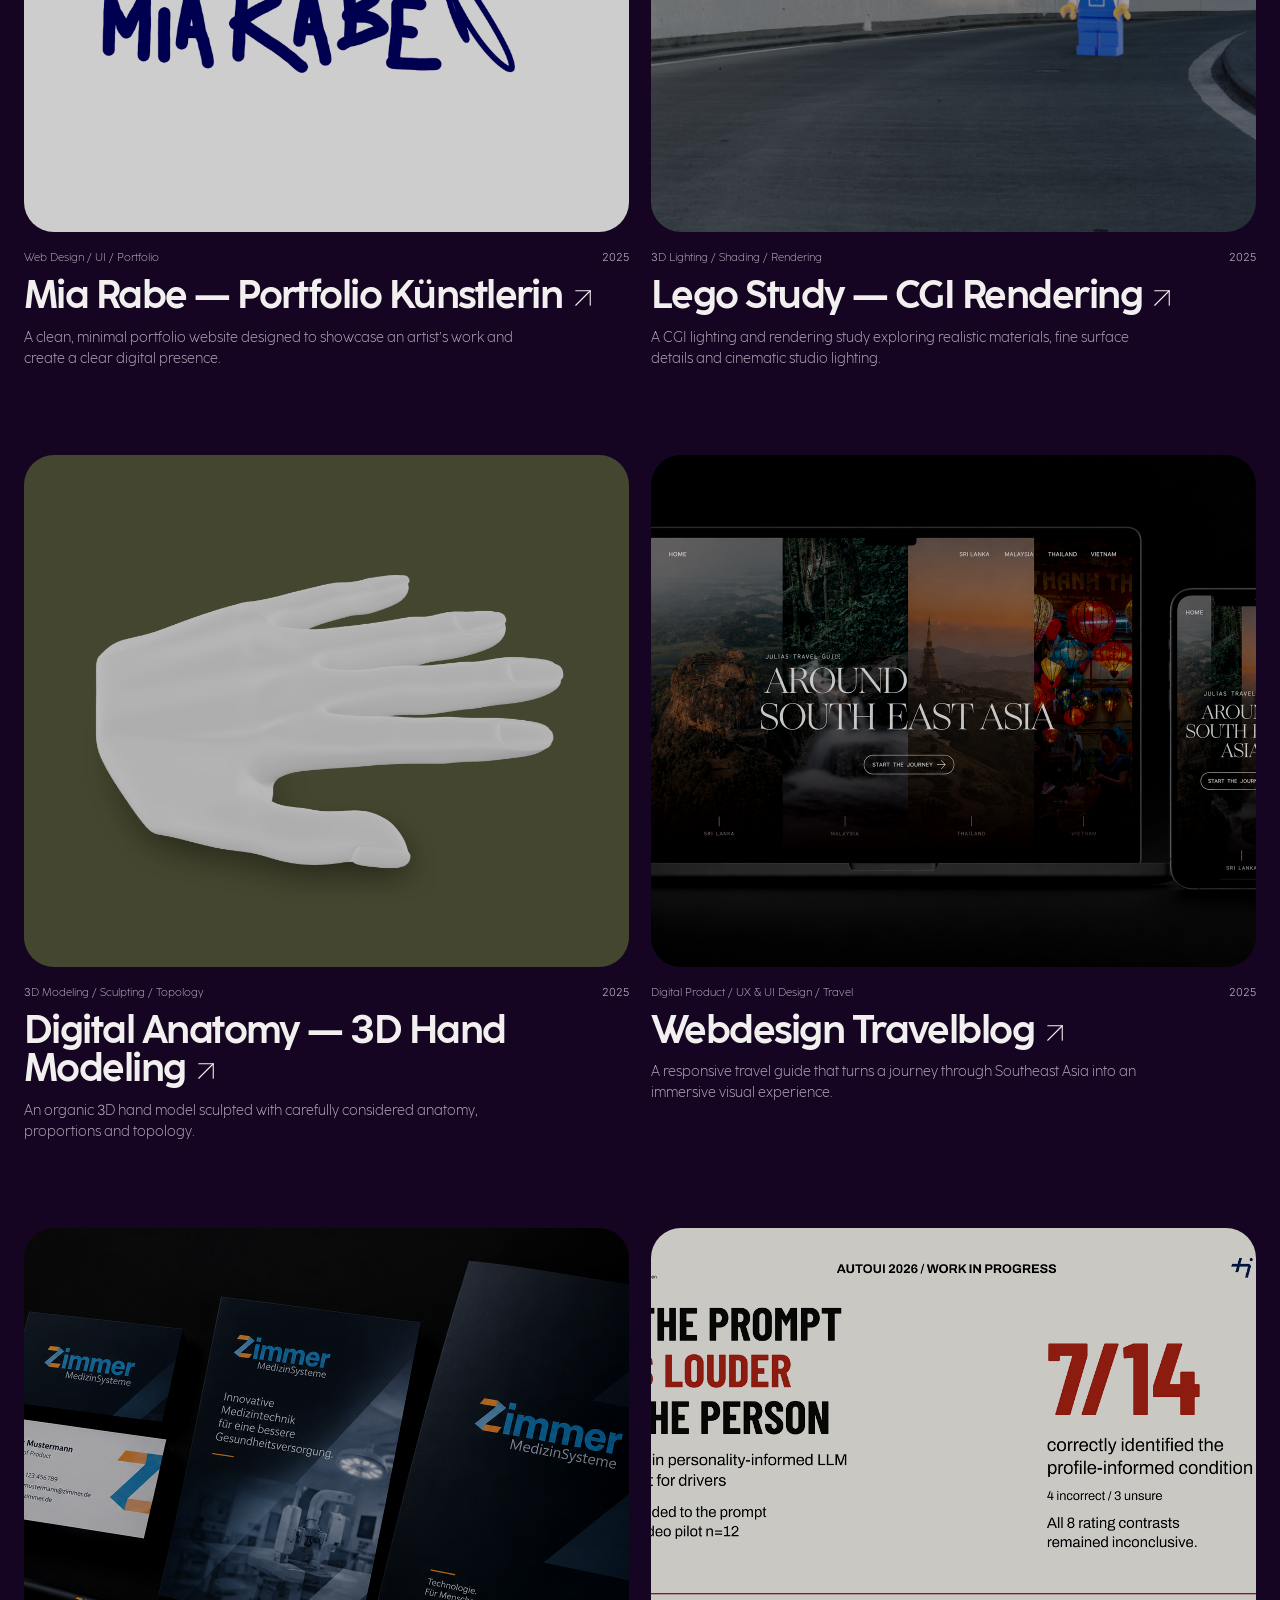
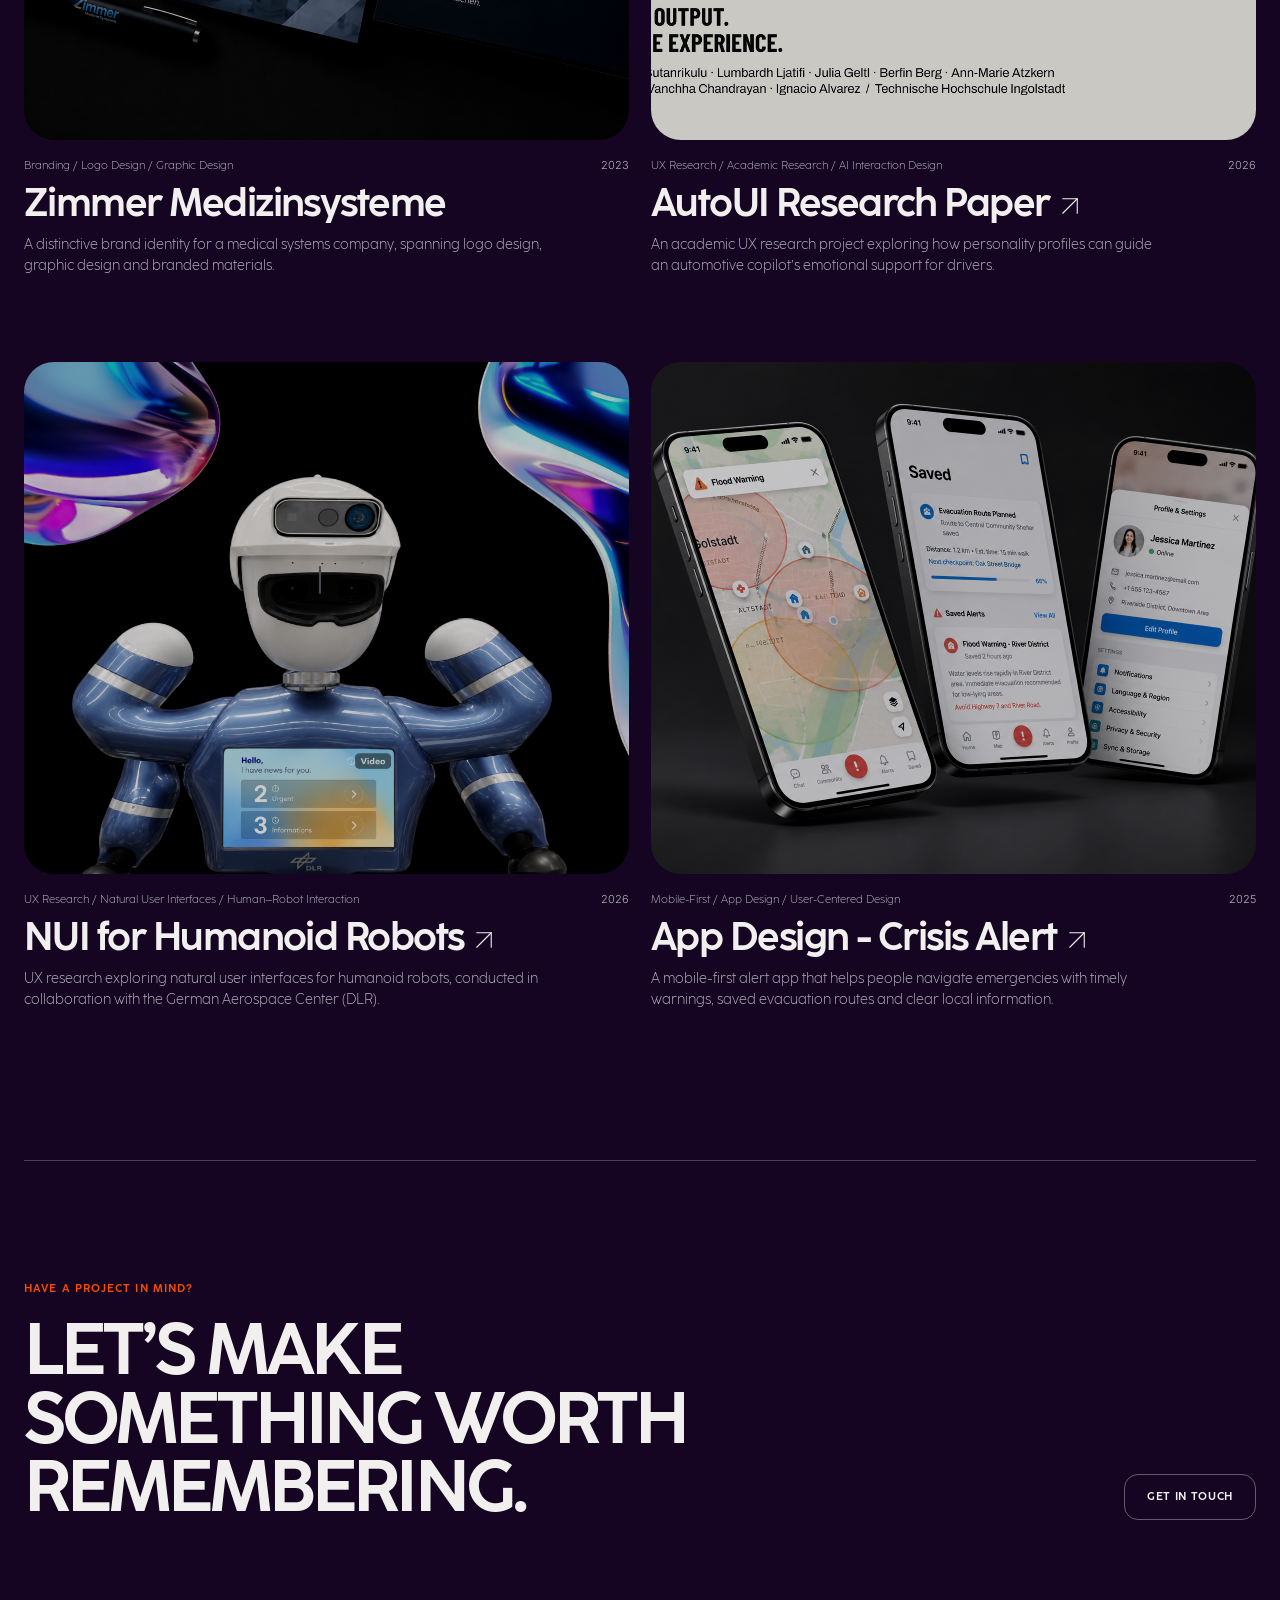
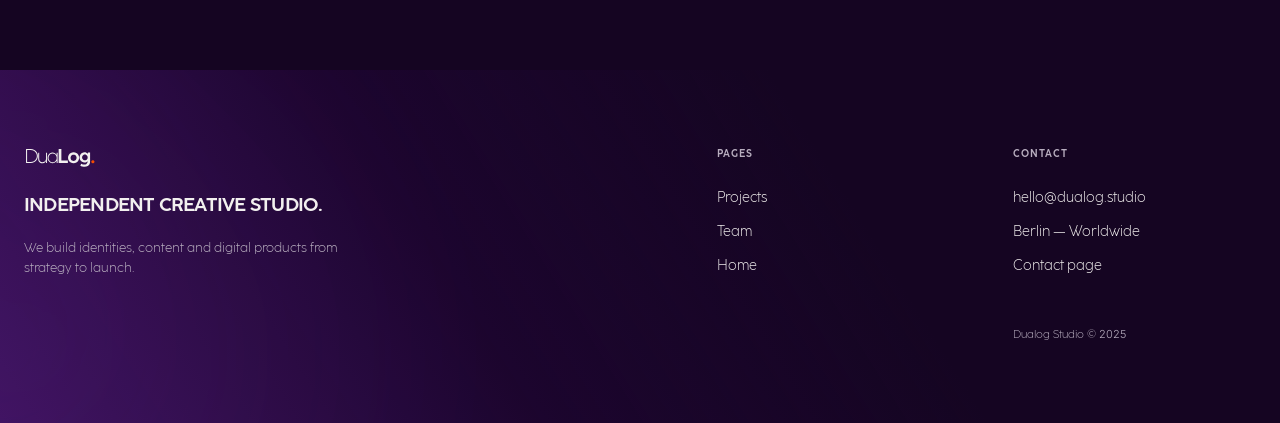
<file: work.html>
<!doctype html>
<html lang="en">

<head>
    <meta charset="UTF-8" />
    <meta name="viewport" content="width=device-width, initial-scale=1.0" />
    <link rel="icon" type="image/svg+xml" href="pictures/Favicon.svg" />
    <title>Our Work — Dualog Studio</title>
    <link rel="stylesheet" href="index.css" />
    <script src="header-scroll.js" defer></script>
</head>

<body>
    <main class="work-page">
        <svg class="svg-sprite" aria-hidden="true" focusable="false">
            <symbol id="external-link-arrow" viewBox="0 0 24 24" fill="none" stroke="currentColor"
                stroke-width="0.75" stroke-linecap="round" stroke-linejoin="round">
                <path d="M7 7h10v10"></path>
                <path d="M7 17 17 7"></path>
            </symbol>
        </svg>
        <header class="site-header">
            <a class="brand" href="index.html" aria-label="Dualog, back to homepage"><img src="pictures/Logo.svg"
                    alt="" width="72" height="21"></a>
            <nav class="nav" id="menu" aria-label="Main navigation">
                <a class="nav__close" href="#top" aria-label="Close menu"><span></span><span></span></a>
                <a href="work.html" aria-current="page">Projects</a>
                <a href="team.html">Team</a>
                <a class="nav__contact" href="contact.html">Contact</a>
            </nav>
            <a class="menu-button" href="#menu" aria-label="Open menu"><span></span><span></span></a>
        </header>

        <section class="work-page__hero page-shell" id="top">
            <div class="hero__aurora" aria-hidden="true"></div>
            <div class="hero__glow" aria-hidden="true"></div>
            <h1>Our work.</h1>
            <div>
                <p>Brand systems, content, 3D assets and digital products made for ambitious teams.</p>
            </div>
        </section>

        <section class="work-filter page-shell" aria-label="Filter work by category">
            <input type="radio" name="work-filter" id="filter-all" checked />
            <input type="radio" name="work-filter" id="filter-content" />
            <input type="radio" name="work-filter" id="filter-3d" />
            <input type="radio" name="work-filter" id="filter-brand-ui" />
            <input type="radio" name="work-filter" id="filter-research" />

            <div class="work-filter__controls">
                <label for="filter-all">Show all</label>
                <label for="filter-content">Content production</label>
                <label for="filter-3d">3D assets</label>
                <label for="filter-brand-ui">Branding and UI design</label>
                <label for="filter-research">UX research</label>
            </div>

            <div class="work-library">
                <a class="work-library__card category-brand-ui"
                    href="https://drive.google.com/drive/folders/1cF8yQR7hkwyYCH8NEFq_pO6ansDmtK8A?usp=sharing"
                    target="_blank" rel="noopener noreferrer">
                    <img src="pictures/content/Design/CoperatedDesignMalzanMediaworks.png" alt="Coperated Design Malzan Mediaworks" />
                    <div>
                        <p>Corporate Design / Branding / Identity</p>
                        <span>2025</span>
                    </div>
                    <h2>Malzan Mediaworks&nbsp;<svg class="work-library__link-icon" width="24" height="24" aria-hidden="true"><use href="#external-link-arrow"></use></svg></h2>
                    <p class="work-library__summary">A refreshed corporate identity with a new logo, colour system and brand guidelines for a modern media production company.</p>
                </a>
                <a class="work-library__card category-content"
                    href="https://drive.google.com/drive/folders/1DYTa2SRRX9w5SYRrdJNVJdLeC7k0mgNj?usp=sharing"
                    target="_blank" rel="noopener noreferrer">
                    <img src="pictures/content/Design/PlakatRundgangHSFlensburg.png" alt="Plakat Rundgang Hochschule Flensburg" />
                    <div>
                        <p>Graphic Design / Editorial / Print</p>
                        <span>2025</span>
                    </div>
                    <h2>Rundgang HS Flensburg&nbsp;<svg class="work-library__link-icon" width="24" height="24" aria-hidden="true"><use href="#external-link-arrow"></use></svg></h2>
                    <p class="work-library__summary">An event poster designed and art directed for Hochschule Flensburg, from concept through to print-ready layout.</p>
                </a>
                <a class="work-library__card category-brand-ui"
                    href="https://www.miarabe-art.de" target="_blank" rel="noopener noreferrer">
                    <img src="pictures/content/Design/MiaRabeWebsite.png" alt="Mia Rabe Website" />
                    <div>
                        <p>Web Design / UI / Portfolio</p>
                        <span>2025</span>
                    </div>
                    <h2>Mia Rabe — Portfolio Künstlerin&nbsp;<svg class="work-library__link-icon" width="24" height="24" aria-hidden="true"><use href="#external-link-arrow"></use></svg></h2>
                    <p class="work-library__summary">A clean, minimal portfolio website designed to showcase an artist’s work and create a clear digital presence.</p>
                </a>
                <a class="work-library__card category-3d"
                    href="https://drive.google.com/drive/folders/1H3gOHLUIA5ldTdJXq2iXQjAyV4Zp8S1x?usp=sharing"
                    target="_blank" rel="noopener noreferrer">
                    <img src="pictures/content/3D/3DRendering.png" alt="Lego Minifigure CGI Rendering" />
                    <div>
                        <p>3D Lighting / Shading / Rendering</p>
                        <span>2025</span>
                    </div>
                    <h2>Lego Study — CGI Rendering&nbsp;<svg class="work-library__link-icon" width="24" height="24" aria-hidden="true"><use href="#external-link-arrow"></use></svg></h2>
                    <p class="work-library__summary">A CGI lighting and rendering study exploring realistic materials, fine surface details and cinematic studio lighting.</p>
                </a>
                <a class="work-library__card category-3d"
                    href="https://drive.google.com/drive/folders/1FDO7btqngdBo2mFELggw_yZ-QfU2s9bs?usp=sharing"
                    target="_blank" rel="noopener noreferrer">
                    <img src="pictures/content/3D/3DHand.png" alt="Digital Anatomy 3D Hand Modeling" />
                    <div>
                        <p>3D Modeling / Sculpting / Topology</p>
                        <span>2025</span>
                    </div>
                    <h2>Digital Anatomy — 3D Hand Modeling&nbsp;<svg class="work-library__link-icon" width="24" height="24" aria-hidden="true"><use href="#external-link-arrow"></use></svg></h2>
                    <p class="work-library__summary">An organic 3D hand model sculpted with carefully considered anatomy, proportions and topology.</p>
                </a>
                <a class="work-library__card category-brand-ui"
                    href="https://www.figma.com/proto/bBiF9vaB9DSiBK88U4BrUw/Untitled?page-id=0%3A1&amp;node-id=20-487&amp;starting-point-node-id=3%3A809&amp;t=YUS9Jtr148NNshN7-1"
                    target="_blank" rel="noopener noreferrer">
                    <img src="pictures/TravelBlog_MockUp.png"
                        alt="Around South East Asia travel guide shown on a laptop and phone" />
                    <div>
                        <p>Digital Product / UX &amp; UI Design / Travel</p>
                        <span>2025</span>
                    </div>
                    <h2>Webdesign Travelblog&nbsp;<svg class="work-library__link-icon" width="24" height="24" aria-hidden="true"><use href="#external-link-arrow"></use></svg></h2>
                    <p class="work-library__summary">A responsive travel guide that turns a journey through Southeast
                        Asia into an immersive visual experience.</p>
                </a>
                <article class="work-library__card category-brand-ui">
                    <img src="pictures/ZimmerMedizinsysteme_Branding.png"
                        alt="Zimmer Medizinsysteme brand identity mockup with logo, stationery and brochure" />
                    <div>
                        <p>Branding / Logo Design / Graphic Design</p>
                        <span>2023</span>
                    </div>
                    <h2>Zimmer Medizinsysteme</h2>
                    <p class="work-library__summary">A distinctive brand identity for a medical systems company,
                        spanning logo design, graphic design and branded materials.</p>
                </article>
                <a class="work-library__card category-research"
                    href="https://dl.acm.org/doi/10.1145/3828158.3838249" target="_blank"
                    rel="noopener noreferrer">
                    <img src="pictures/AutoUI_PosterMadness.png"
                        alt="AutoUI research poster about personality-informed emotional support in an automotive copilot" />
                    <div>
                        <p>UX Research / Academic Research / AI Interaction Design</p>
                        <span>2026</span>
                    </div>
                    <h2>AutoUI Research Paper&nbsp;<svg class="work-library__link-icon" width="24" height="24" aria-hidden="true"><use href="#external-link-arrow"></use></svg></h2>
                    <p class="work-library__summary">An academic UX research project exploring how personality
                        profiles can guide an automotive copilot’s emotional support for drivers.</p>
                </a>
                <a class="work-library__card category-research"
                    href="https://www.figma.com/deck/U4XyQbI6sWSePfMhUCqDCS" target="_blank"
                    rel="noopener noreferrer">
                    <img src="pictures/NUIProject_RollingJustin.png"
                        alt="Humanoid robot displaying urgent alerts and information on its interface" />
                    <div>
                        <p>UX Research / Natural User Interfaces / Human–Robot Interaction</p>
                        <span>2026</span>
                    </div>
                    <h2>NUI for Humanoid Robots&nbsp;<svg class="work-library__link-icon" width="24" height="24" aria-hidden="true"><use href="#external-link-arrow"></use></svg></h2>
                    <p class="work-library__summary">UX research exploring natural user interfaces for humanoid robots, conducted in collaboration with the German Aerospace Center (DLR).</p>
                </a>
                <a class="work-library__card category-brand-ui"
                    href="https://www.figma.com/make/Rx1ZI6eEgHR40rcyX2ii3Y/iOS-prototype?fullscreen=1&amp;t=Eu9WXD4Q1367rCX6-1&amp;code-node-id=0-9"
                    target="_blank" rel="noopener noreferrer">
                    <img src="pictures/AppDesign_Mockup.png"
                        alt="Crisis Alert app shown on three mobile phone screens" />
                    <div>
                        <p>Mobile-First / App Design / User-Centered Design</p>
                        <span>2025</span>
                    </div>
                    <h2>App Design - Crisis Alert&nbsp;<svg class="work-library__link-icon" width="24" height="24" aria-hidden="true"><use href="#external-link-arrow"></use></svg></h2>
                    <p class="work-library__summary">A mobile-first alert app that helps people navigate emergencies
                        with timely warnings, saved evacuation routes and clear local information.</p>
                </a>
            </div>
        </section>

        <section class="work-cta page-shell">
            <div>
                <p>Have a project in mind?</p>
                <h2>Let’s make something worth remembering.</h2>
            </div>
            <a class="cta-button" href="contact.html">Get in touch</a>
        </section>

        <footer id="contact">
            <div class="footer__nav page-shell">
                <div class="footer__intro">
                    <img class="footer__logo" src="pictures/Logo.svg" alt="Dualog" width="72" height="21">
                    <h2>Independent creative studio.</h2>
                    <p>We build identities, content and digital products from strategy to launch.</p>
                </div>
                <div class="footer__columns">
                    <nav class="footer__column" aria-label="Footer navigation">
                        <h3>Pages</h3>
                        <a href="work.html">Projects</a>
                        <a href="team.html">Team</a>
                        <a href="index.html#top">Home</a>
                    </nav>
                    <div class="footer__column">
                        <h3>Contact</h3>
                        <a href="mailto:hello@dualog.studio">hello@dualog.studio</a>
                        <a href="https://maps.google.com/?q=Berlin" target="_blank" rel="noopener noreferrer">Berlin — Worldwide</a>
                        <a href="contact.html">Contact page</a>
                        <p class="footer__copyright">Dualog Studio © 2025</p>
                    </div>
                </div>
            </div>
        </footer>
    </main>
</body>

</html>
</file>
<file: index.css>
/* 
AI Disclosure (LNU Academic Integrity Guidelines):
- Tool used: Figma make, Github copilot
- Purpose & Phase: Used during the initial phase to brainstorm and prototype the basic visual layout structure.
- Student Contribution: All specific assignment requirements (navigation, bitmap/SVG integration, tables, lists, formular, responsive CSS3 adjustments, and the JavaScript password validation logic) were manually coded by the group members.
*/

/* Fonts (all pages) */
@font-face {
    font-family: "Coco Sharp";
    src: url("font/Coco-Sharp-Light-trial.ttf") format("truetype");
    font-style: normal;
    font-weight: 300;
    font-display: swap;
    unicode-range: U+0000-002F, U+003A-10FFFF;
}

@font-face {
    font-family: "Inter";
    src: url("font/Inter-Light.ttf") format("truetype");
    font-style: normal;
    font-weight: 300;
    font-display: swap;
    unicode-range: U+0030-0039;
}

@font-face {
    font-family: "Coco Sharp";
    src: url("font/Coco-Sharp-Bold-trial.ttf") format("truetype");
    font-style: normal;
    font-weight: 700;
    font-display: swap;
    unicode-range: U+0000-002F, U+003A-10FFFF;
}

@font-face {
    font-family: "Inter";
    src: url("font/Inter-Bold.ttf") format("truetype");
    font-style: normal;
    font-weight: 700;
    font-display: swap;
    unicode-range: U+0030-0039;
}

/* Theme and base styles (all pages) */
:root {
    --ink: #f2f0ef;
    --muted: #b8aebf;
    --night: #150522;
    --night-deep: #0c0312;
    --orange: #f54d02;
    --line: rgba(242, 240, 239, 0.26);
}

html {
    background: var(--night);
    overflow-x: clip;
}

@layer base {

    *,
    *::before,
    *::after {
        box-sizing: border-box;
    }

    body,
    h1,
    h2,
    h3,
    p {
        margin: 0;
    }

    body {
        min-width: 320px;
        overflow-x: clip;
        background: var(--night);
        color: var(--ink);
        font-family: "Coco Sharp", "Inter", sans-serif;
        font-weight: 300;
        -webkit-font-smoothing: antialiased;
    }

    a {
        color: inherit;
        text-decoration: none;
    }

    img,
    svg {
        display: block;
    }

    input,
    button {
        color: inherit;
        font: inherit;
    }
}

::selection {
    background: var(--orange);
    color: var(--night-deep);
}

/* Shared layout and header navigation (all pages) */
.page-shell {
    width: min(100% - 48px, 1280px);
    margin-inline: auto;
}

@media (min-width: 1280px) {

    .hero::before,
    .hero::after,
    .work-page__hero::before,
    .work-page__hero::after,
    .about-hero::before,
    .about-hero::after,
    .contact-hero::before,
    .contact-hero::after {
        margin-inline: calc(50% - 50vw + 24px);
    }
}

.site-header {
    position: absolute;
    z-index: 50;
    top: 0;
    left: 0;
    display: flex;
    width: 100%;
    height: 82px;
    align-items: center;
    justify-content: space-between;
    padding-inline: clamp(24px, 3vw, 48px);
}

.site-header--floating {
    position: fixed;
    background: rgba(21, 5, 34, 0.86);
    backdrop-filter: blur(18px);
    transition: transform 220ms cubic-bezier(0.2, 0.7, 0, 1);
}

.site-header--floating.site-header--hidden {
    transform: translateY(-100%);
    pointer-events: none;
}

.brand,
.nav {
    font-weight: 700;
}

.brand {
    display: flex;
    align-items: center;
}

.brand img {
    width: 72px;
    height: 21px;
}

.nav {
    display: flex;
    align-items: center;
    gap: 38px;
    font-size: 13px;
}

.nav a:hover,
.nav a:focus-visible,
.nav a[aria-current="page"] {
    text-decoration: underline;
    text-underline-offset: 5px;
}

.nav__contact {
    color: var(--orange);
}

.nav__close,
.menu-button {
    display: none;
}

/* Shared hero sections and aurora effects (all pages) */
.hero,
.work-page__hero,
.about-hero,
.contact-hero {
    position: relative;
    margin-top: 82px;
    overflow: visible;
    border-radius: 20px;
}

.hero {
    height: min(720px, 92vh);
    min-height: 600px;
    background: var(--night);
}

.work-page__hero,
.about-hero,
.contact-hero {
    display: grid;
    min-height: 350px;
    align-content: center;
}

.work-page__hero,
.about-hero {
    grid-template-columns: 1fr 1fr;
    gap: 50px;
    background: var(--night);
    padding: 54px 5.3% 42px;
}

.contact-hero {
    grid-template-columns: 1.25fr 0.75fr;
    gap: 60px;
    background: transparent;
    padding: 70px 5.3% 56px;
}

.hero::after,
.work-page__hero::after,
.about-hero::after,
.contact-hero::after {
    position: absolute;
    z-index: 0;
    inset: 0;
    border: 1px solid rgba(195, 182, 210, 0.48);
    border-radius: inherit;
    background:
        linear-gradient(122deg,
            rgba(21, 5, 34, 0) 34%,
            rgba(38, 5, 64, 0.72) 64%,
            rgba(118, 38, 178, 0.9) 112%),
        var(--night);
    content: "";
}

.hero::after {
    transition:
        opacity 700ms ease,
        transform 900ms cubic-bezier(0.16, 1, 0.3, 1);
}

.hero::before,
.work-page__hero::before,
.about-hero::before,
.contact-hero::before {
    position: absolute;
    z-index: 1;
    inset: 0;
    border-radius: inherit;
    background-image: linear-gradient(rgba(255, 255, 255, 0.025) 1px, transparent 1px);
    background-size: 100% 80px;
    content: "";
    mask-image: linear-gradient(to bottom, transparent, black 25%, black);
}

.hero::before {
    transition: opacity 900ms 120ms ease;
}

.hero>* {
    z-index: 2;
}

.work-page__hero>.hero__aurora,
.work-page__hero>.hero__glow,
.about-hero>.hero__aurora,
.about-hero>.hero__glow,
.contact-hero>.hero__aurora,
.contact-hero>.hero__glow {
    z-index: 1;
}

.work-page__hero>h1,
.work-page__hero>div:not(.hero__aurora):not(.hero__glow),
.about-hero h1,
.contact-hero>h1,
.contact-hero__copy {
    position: relative;
    z-index: 2;
}

.work-page__hero h1,
.about-hero h1,
.contact-hero h1 {
    font-size: clamp(44px, 5.8vw, 72px);
    font-weight: 700;
    line-height: 0.88;
    letter-spacing: -0.065em;
    text-transform: uppercase;
}

.hero__aurora {
    position: absolute;
    z-index: 1;
    top: -20%;
    bottom: -20%;
    left: 50%;
    width: 140vw;
    margin-left: -70vw;
    background:
        radial-gradient(ellipse at 14% 58%, rgba(168, 72, 235, 0.3), transparent 30%),
        radial-gradient(ellipse at 52% 46%, rgba(94, 24, 151, 0.28), transparent 32%),
        radial-gradient(ellipse at 88% 58%, rgba(168, 72, 235, 0.3), transparent 30%);
    filter: blur(24px);
    opacity: 0.8;
    pointer-events: none;
    animation: hero-aurora-drift 11s ease-in-out infinite alternate;
}

.work-page__hero>.hero__aurora,
.about-hero>.hero__aurora,
.contact-hero>.hero__aurora {
    top: -28%;
    bottom: -28%;
    filter: blur(16px);
    opacity: 1;
}

@keyframes hero-aurora-drift {
    0% {
        transform: translate3d(-6%, 5%, 0) scale(0.92);
    }

    50% {
        transform: translate3d(9%, -7%, 0) scale(1.12);
    }

    100% {
        transform: translate3d(-4%, -10%, 0) scale(1.07);
    }
}

.hero__glow {
    position: absolute;
    right: -5%;
    bottom: -45%;
    width: 55%;
    aspect-ratio: 1;
    border-radius: 50%;
    background: rgba(159, 58, 228, 0.34);
    filter: blur(90px);
    opacity: 1;
    pointer-events: none;
    transition: opacity 900ms 180ms ease;
}

@keyframes hero-panel-reveal {
    from {
        transform: scale(0.985);
        opacity: 0;
    }

    to {
        transform: scale(1);
        opacity: 1;
    }
}

@keyframes hero-detail-reveal {
    from {
        opacity: 0;
    }

    to {
        opacity: 1;
    }
}

@supports (animation-timeline: scroll()) {

    .hero::after,
    .work-page__hero::after,
    .about-hero::after,
    .contact-hero::after {
        animation: hero-panel-reveal linear both;
        animation-timeline: scroll(root block);
        animation-range: 0 28px;
    }

    .hero::before,
    .work-page__hero::before,
    .about-hero::before,
    .contact-hero::before,
    .hero__glow {
        animation: hero-detail-reveal linear both;
        animation-timeline: scroll(root block);
        animation-range: 8px 36px;
    }
}

.hero h1 {
    position: absolute;
    bottom: 148px;
    left: 5.3%;
    font-size: clamp(50px, 7.8vw, 110px);
    font-weight: 700;
    line-height: 0.9;
    letter-spacing: -0.055em;
    text-transform: uppercase;
}

.hero h1 span,
.about-hero h1 span {
    color: transparent;
    -webkit-text-stroke: 1px rgba(242, 240, 239, 0.68);
}

.hero__footer {
    position: absolute;
    right: 5.3%;
    bottom: 34px;
    left: 5.3%;
    display: flex;
    align-items: flex-end;
    justify-content: space-between;
    border-top: 1px solid rgba(242, 240, 239, 0.22);
    padding-top: 22px;
}

.hero__footer p {
    max-width: 430px;
    color: #cec5d3;
    font-size: 14px;
    line-height: 1.45;
}

/* Shared buttons and section headings (all pages) */
.cta-button {
    display: inline-flex;
    width: fit-content;
    min-height: 46px;
    align-items: center;
    justify-content: center;
    border: 1px solid rgba(242, 240, 239, 0.36);
    border-radius: 14px;
    padding: 0 22px;
    background: transparent;
    color: var(--ink);
    font-size: 11px;
    font-weight: 700;
    letter-spacing: 0.06em;
    text-transform: uppercase;
    transition:
        border-color 200ms ease,
        background 200ms ease,
        color 200ms ease,
        transform 120ms ease;
}

.cta-button:hover,
.cta-button:focus-visible,
.cta-button:active {
    border-color: var(--orange);
    background: var(--orange);
    color: var(--night-deep);
}

.cta-button:active {
    transform: scale(0.97);
}

.intro h2,
.process__intro h2,
.about-intro__heading h2,
.work-cta h2,
.about-cta h2,
.contact-form__intro h2 {
    font-size: clamp(40px, 5.2vw, 76px);
    font-weight: 700;
    line-height: 0.96;
    letter-spacing: -0.055em;
    text-transform: uppercase;
}

/* Homepage: studio intro (index.html) */
.intro {
    display: grid;
    grid-template-columns: minmax(0, 1.45fr) minmax(280px, 0.75fr);
    gap: clamp(60px, 10vw, 150px);
    align-items: start;
    padding-block: 200px 130px;
}

.intro h2 {
    max-width: 690px;
    font-size: clamp(42px, 5.4vw, 78px);
    line-height: 0.98;
}

.intro__copy {
    grid-column: 2;
    display: flex;
    max-width: 390px;
    flex-direction: column;
    gap: 34px;
    color: var(--muted);
    font-size: 15px;
    line-height: 1.55;
}

/* Homepage: project cards (index.html) */
.work {
    position: relative;
    isolation: isolate;
    padding-block: 32px 110px;
}

.work::before {
    position: absolute;
    z-index: -1;
    inset: 0 auto 0 50%;
    width: 100vw;
    transform: translateX(-50%);
    background: linear-gradient(to bottom,
            rgba(21, 5, 34, 0) 0%,
            rgba(39, 10, 58, 0.22) 58%,
            rgba(66, 17, 94, 0.38) 100%);
    content: "";
    pointer-events: none;
}

.project-grid {
    position: relative;
    padding-bottom: 70px;
}

.project-card {
    position: sticky;
    top: 86px;
    display: grid;
    height: 320px;
    grid-template-columns: minmax(300px, 0.82fr) minmax(0, 1.18fr);
    min-width: 0;
    overflow: hidden;
    border: 1px solid rgba(242, 240, 239, 0.28);
    border-radius: 32px;
    background: #12051c;
    box-shadow: 0 -18px 45px rgba(5, 1, 9, 0.34);
}

.project-card+.project-card {
    margin-top: 28px;
}

.project-card__image {
    position: relative;
    grid-row: 1 / 3;
    height: 100%;
    overflow: hidden;
    border-right: 1px solid rgba(242, 240, 239, 0.18);
    background: #110419;
}

.project-card__image::after {
    position: absolute;
    inset: 0;
    background: linear-gradient(to top, rgba(12, 3, 18, 0.58), transparent 48%);
    content: "";
}

.project-card__image img {
    width: 100%;
    height: 100%;
    object-fit: cover;
    filter: saturate(0.82) brightness(0.77) contrast(1.1);
    transition:
        transform 700ms cubic-bezier(0.2, 0.7, 0, 1),
        filter 500ms ease;
}

.project-card:hover .project-card__image img {
    transform: scale(1.045);
    filter: saturate(1) brightness(0.92) contrast(1.04);
}

.project-card__meta {
    display: flex;
    justify-content: space-between;
    padding: 38px 40px 0;
}

.project-card__meta h3 {
    font-size: clamp(22px, 2.3vw, 34px);
    font-weight: 700;
    letter-spacing: -0.02em;
}

.project-card__meta p,
.project-card__meta>span {
    margin-top: 8px;
    color: var(--muted);
    font-size: 11px;
}

.project-card__summary {
    max-width: 520px;
    align-self: end;
    padding: 0 100px 40px 40px;
    color: var(--muted);
    font-size: 14px;
    line-height: 1.5;
}

/* External link arrow icons (index.html & work.html) */
.svg-sprite {
    position: absolute;
    width: 0;
    height: 0;
    overflow: hidden;
}

.project-card__link-icon,
.work-library__link-icon {
    color: var(--ink);
    transform: scale(1.45);
    transition:
        color 200ms ease,
        transform 200ms ease;
}

.project-card__link-icon {
    position: absolute;
    right: 40px;
    bottom: 38px;
}

.project-card:hover .project-card__link-icon,
.project-card:focus-visible .project-card__link-icon,
.work-library__card:hover .work-library__link-icon,
.work-library__card:focus-visible .work-library__link-icon {
    transform: translate(3px, -3px) scale(1.45);
    color: var(--orange);
}

/* Homepage: studio statement (index.html) */
.statement {
    position: relative;
    overflow: hidden;
    background: var(--night);
}

.statement__content {
    position: relative;
    z-index: 2;
    padding-block: 140px 150px;
}

.statement__layout {
    display: grid;
    grid-template-columns: minmax(0, 1.2fr) minmax(300px, 0.8fr);
    gap: clamp(70px, 10vw, 160px);
    align-items: end;
}

.statement__quote {
    font-size: clamp(50px, 6.4vw, 92px);
    font-weight: 700;
    line-height: 0.92;
    letter-spacing: -0.055em;
    text-transform: uppercase;
}

.statement__aside {
    grid-column: 2;
    grid-row: 1;
    align-self: end;
}

.statement__body {
    max-width: 390px;
    color: var(--muted);
    font-size: 14px;
    line-height: 1.5;
}

.statement__aside .cta-button {
    margin-top: 42px;
}

/* Process table & timeline list typography (index.html & team.html) */
.process {
    position: relative;
    isolation: isolate;
    display: grid;
    grid-template-columns: minmax(360px, 0.85fr) minmax(0, 1.15fr);
    gap: clamp(70px, 8vw, 130px);
    align-items: start;
    padding-block: 150px 170px;
}

.process::before {
    position: absolute;
    z-index: -1;
    inset: 0 auto 0 50%;
    width: 100vw;
    transform: translateX(-50%);
    background: linear-gradient(to bottom, #260a39 0%, #1e082c 48%, var(--night) 100%);
    content: "";
    pointer-events: none;
}

.process__intro h2,
.about-intro__heading h2 {
    max-width: 620px;
    font-size: clamp(40px, 5.2vw, 72px);
    line-height: 0.98;
}

.process__intro .cta-button {
    margin-top: 48px;
}

.process__steps {
    grid-column: 2;
    grid-row: 1;
    border-top: 1px solid var(--line);
}

.process-table {
    width: 100%;
    border-collapse: collapse;
    table-layout: fixed;
}

.process-table caption {
    position: absolute;
    width: 1px;
    height: 1px;
    overflow: hidden;
    clip: rect(0 0 0 0);
    clip-path: inset(50%);
    white-space: nowrap;
}

.process-step,
.studio-timeline li {
    border-bottom: 1px solid var(--line);
}

.process-step td {
    vertical-align: top;
    padding-block: 34px;
}

.process-step td:first-child {
    width: 58px;
}

.process-step td:nth-child(2) {
    width: 32%;
}

.process-step td+td {
    padding-left: 20px;
}

.process-step td>span,
.studio-timeline time {
    color: var(--orange);
    font-size: clamp(26px, 3vw, 42px);
    font-weight: 700;
    line-height: 1;
    letter-spacing: -0.04em;
}

.process-step h3,
.studio-timeline h3 {
    font-size: clamp(26px, 3vw, 42px);
    font-weight: 700;
    line-height: 1;
    letter-spacing: -0.04em;
}

.process-step p,
.studio-timeline p {
    max-width: 390px;
    color: var(--muted);
    font-size: 14px;
    line-height: 1.55;
}

/* Team page: timeline and designer profiles (team.html) */
.about-page {
    min-height: 100vh;
    background: var(--night);
}

.about-hero h1 {
    grid-column: 1 / -1;
}

.about-intro {
    padding-block: 150px 80px;
}

.about-intro__heading {
    display: flex;
    align-items: end;
    justify-content: space-between;
    gap: 48px;
    margin-bottom: 70px;
}

.about-intro__heading .cta-button {
    flex: 0 0 auto;
}

.studio-timeline {
    border-top: 1px solid var(--line);
    margin: 0;
    padding: 0;
    list-style: none;
}

.studio-timeline li {
    display: grid;
    grid-template-columns: 110px minmax(0, 0.85fr) minmax(0, 1.15fr);
    gap: 20px;
    padding-block: 34px;
}

@keyframes team-scroll-reveal {
    from {
        opacity: 0;
        transform: translateY(18px);
    }

    to {
        opacity: 1;
        transform: translateY(0);
    }
}

@supports (animation-timeline: view()) {
    @media (prefers-reduced-motion: no-preference) {

        .about-intro__heading,
        .studio-timeline li,
        .designer-profile {
            animation: team-scroll-reveal linear both;
            animation-timeline: view();
        }

        .about-intro__heading {
            animation-range: entry 60% entry 100%;
        }

        .studio-timeline li {
            animation-range: entry 100% cover 20%;
        }

        .designer-profile {
            animation-range: entry 10% entry 100%;
        }
    }
}

.team {
    padding-block: 100px;
}

.team__heading {
    display: grid;
    grid-template-columns: minmax(0, 1.2fr) minmax(280px, 0.8fr);
    gap: clamp(38px, 6vw, 90px);
    align-items: start;
    margin-bottom: 40px;
}

.team__heading h2 {
    font-size: clamp(36px, 4.5vw, 62px);
    font-weight: 700;
    line-height: 0.98;
    letter-spacing: -0.05em;
    text-transform: uppercase;
}

.team__heading>p {
    max-width: 510px;
    color: var(--muted);
    font-size: 15px;
    line-height: 1.6;
}

.designer-profile {
    display: grid;
    grid-template-columns: repeat(2, minmax(0, 1fr));
    gap: clamp(80px, 10vw, 150px);
    align-items: center;
    padding-block: 80px 50px;
}

.team__heading+.designer-profile {
    padding-top: 40px;
}

.designer-profile__image {
    position: relative;
    height: 620px;
    margin: 0;
}

.designer-profile:last-of-type .designer-profile__image {
    grid-column: 2;
    grid-row: 1;
}

.designer-profile__image img {
    width: 100%;
    height: 100%;
    object-fit: cover;
    border: 1px solid rgba(242, 240, 239, 0.16);
    border-radius: 18px;
    filter: saturate(0.65) contrast(1.04);
}

.designer-profile:first-of-type .designer-profile__image img {
    object-position: 50% 30%;
}

.designer-profile__role {
    color: var(--orange);
    font-size: 10px;
    font-weight: 700;
    letter-spacing: 0.1em;
    text-transform: uppercase;
}

.designer-profile__story h3 {
    max-width: 590px;
    margin-top: 44px;
    font-size: clamp(42px, 5vw, 68px);
    font-weight: 700;
    line-height: 0.94;
    letter-spacing: -0.05em;
    text-transform: uppercase;
}

.designer-profile__story>p:not(.designer-profile__role) {
    max-width: 520px;
    margin-top: 30px;
    color: var(--muted);
    font-size: 14px;
    line-height: 1.65;
}

.designer-profile__linkedin {
    display: inline-flex;
    align-items: center;
    gap: 6px;
    margin-top: 20px;
    color: var(--ink);
    font-size: 12px;
    font-weight: 700;
}

.designer-profile__linkedin::after {
    content: "↗";
    font-size: 16px;
}

.designer-profile__linkedin:hover {
    color: var(--orange);
}

.team__disciplines {
    display: flex;
    flex-wrap: wrap;
    gap: 9px;
    margin: 18px 0 0;
    padding: 0;
    list-style: none;
}

.team__disciplines li {
    border: 1px solid var(--line);
    border-radius: 999px;
    padding: 8px 13px 7px;
    color: var(--ink);
    font-size: 9px;
    font-weight: 700;
    letter-spacing: 0.04em;
    text-transform: uppercase;
}

/* Projects page: filter and project grid (work.html) */
.work-page {
    min-height: 100vh;
    background: var(--night);
}

.work-page__hero>div:not(.hero__aurora):not(.hero__glow) {
    align-self: end;
}

.work-page__hero>div:not(.hero__aurora):not(.hero__glow) p {
    max-width: 430px;
    color: var(--muted);
    font-size: 15px;
    line-height: 1.55;
}

.work-filter {
    position: relative;
    padding-block: 36px 150px;
}

.work-filter::before {
    position: absolute;
    top: 0;
    left: 50%;
    width: min(52%, 620px);
    height: 1px;
    transform: translateX(-50%);
    background: var(--line);
    content: "";
    transform-origin: center;
}

@keyframes work-filter-line-collapse {
    from {
        transform: translateX(-50%) translateY(0) scaleX(1);
        opacity: 1;
    }

    to {
        transform: translateX(-50%) translateY(-24px) scaleX(0.16);
        opacity: 0;
    }
}

@supports (animation-timeline: view()) {
    .work-filter::before {
        animation: work-filter-line-collapse linear both;
        animation-timeline: view();
        animation-range: entry 0% entry 48%;
    }
}

.work-filter>input {
    position: absolute;
    width: 1px;
    height: 1px;
    overflow: hidden;
    clip-path: inset(50%);
    white-space: nowrap;
}

.work-filter__controls {
    display: flex;
    flex-wrap: wrap;
    gap: 10px;
    margin-bottom: 76px;
}

.work-filter__controls label {
    border: 1px solid rgba(242, 240, 239, 0.28);
    border-radius: 14px;
    padding: 12px 17px;
    color: var(--muted);
    cursor: pointer;
    font-size: 10px;
    font-weight: 700;
    letter-spacing: 0.05em;
    text-transform: uppercase;
    transition:
        border-color 180ms ease,
        background 180ms ease,
        color 180ms ease,
        transform 120ms ease;
}

.work-filter__controls label:hover {
    border-color: var(--orange);
    background: var(--orange);
    color: var(--night-deep);
}

.work-filter__controls label:active {
    transform: scale(0.97);
}

#filter-all:checked~.work-filter__controls label[for="filter-all"],
#filter-content:checked~.work-filter__controls label[for="filter-content"],
#filter-3d:checked~.work-filter__controls label[for="filter-3d"],
#filter-brand-ui:checked~.work-filter__controls label[for="filter-brand-ui"],
#filter-research:checked~.work-filter__controls label[for="filter-research"] {
    border-color: var(--orange);
    background: var(--orange);
    color: var(--night-deep);
}

.work-library {
    display: grid;
    grid-template-columns: repeat(2, minmax(0, 1fr));
    gap: 86px 22px;
}

.work-library__card {
    min-width: 0;
}

.work-library__card img {
    width: 100%;
    height: clamp(310px, 40vw, 520px);
    border-radius: 30px;
    object-fit: cover;
    filter: saturate(0.82) brightness(0.78) contrast(1.08);
    transition:
        transform 600ms cubic-bezier(0.2, 0.7, 0, 1),
        filter 400ms ease;
}

.work-library__card:hover img {
    transform: scale(0.99);
    filter: saturate(1) brightness(0.9) contrast(1.04);
}

.work-library__card>div {
    display: flex;
    justify-content: space-between;
    gap: 24px;
    padding-top: 18px;
    color: var(--muted);
    font-size: 11px;
}

.work-library__card h2 {
    margin-top: 10px;
    font-size: clamp(25px, 3vw, 40px);
    font-weight: 700;
    line-height: 1;
    letter-spacing: -0.04em;
}

.work-library__link-icon {
    display: inline-block;
    width: 24px;
    height: 24px;
    margin-left: 0.1em;
    vertical-align: middle;
}

.work-library__summary {
    max-width: 520px;
    margin-top: 12px;
    color: var(--muted);
    font-size: 14px;
    line-height: 1.5;
}

#filter-content:checked~.work-library .work-library__card:not(.category-content),
#filter-3d:checked~.work-library .work-library__card:not(.category-3d),
#filter-brand-ui:checked~.work-library .work-library__card:not(.category-brand-ui),
#filter-research:checked~.work-library .work-library__card:not(.category-research) {
    display: none;
}

/* Shared call-to-action banners (work.html & team.html) */
.work-cta,
.about-cta {
    display: grid;
    grid-template-columns: minmax(0, 1fr) auto;
    gap: 48px;
    align-items: end;
    border-top: 1px solid var(--line);
    padding-block: 120px 150px;
}

.work-cta h2,
.about-cta h2 {
    max-width: 780px;
    font-size: clamp(42px, 5.6vw, 76px);
    line-height: 0.95;
}

.work-cta .cta-button,
.about-cta .cta-button {
    grid-column: 2;
}

.work-cta>div>p,
.about-cta>div>p {
    margin: 0 0 18px;
    color: var(--orange);
    font-size: 11px;
    font-weight: 700;
    letter-spacing: 0.1em;
    text-transform: uppercase;
}

/* Forms: inquiry and login (index.html & contact.html) */
.contact-form {
    display: grid;
    grid-template-columns: minmax(280px, 0.8fr) minmax(0, 1.2fr);
    gap: clamp(70px, 10vw, 150px);
    border-top: 1px solid var(--line);
    padding-block: 130px 150px;
}

.contact-form__intro h2 {
    max-width: 600px;
    font-size: clamp(40px, 5vw, 70px);
}

.inquiry-form,
.login-form {
    display: grid;
    gap: 28px 20px;
}

.inquiry-form {
    grid-template-columns: repeat(2, minmax(0, 1fr));
}

.inquiry-form label,
.login-form label {
    display: flex;
    min-width: 0;
    flex-direction: column;
    gap: 10px;
}

.inquiry-form label>span,
.login-form label>span {
    color: var(--muted);
    font-size: 11px;
}

.inquiry-form input,
.inquiry-form select,
.inquiry-form textarea,
.login-form input {
    width: 100%;
    border: 0;
    border-bottom: 1px solid rgba(242, 240, 239, 0.3);
    border-radius: 0;
    outline: 0;
    background: transparent;
    color: var(--ink);
    font: inherit;
    font-size: 15px;
    transition: border-color 180ms ease;
}

.inquiry-form input,
.inquiry-form select,
.login-form input {
    height: 48px;
}

.inquiry-form textarea {
    min-height: 130px;
    resize: vertical;
}

.inquiry-form select {
    appearance: none;
    -webkit-appearance: none;
    cursor: pointer;
    background-image: url("data:image/svg+xml,%3Csvg xmlns='http://www.w3.org/2000/svg' width='12' height='8' viewBox='0 0 12 8'%3E%3Cpath d='M1 1l5 5 5-5' stroke='rgba(242,240,239,0.5)' stroke-width='1.5' fill='none' stroke-linecap='round'/%3E%3C/svg%3E");
    background-repeat: no-repeat;
    background-position: right 4px center;
    padding-right: 24px;
}

.inquiry-form select option {
    background: var(--night);
    color: var(--ink);
}

.inquiry-form input:focus,
.inquiry-form select:focus,
.inquiry-form textarea:focus,
.login-form input:focus {
    border-color: var(--orange);
}

.inquiry-form__message {
    grid-column: 1 / -1;
}

.inquiry-form .cta-button,
.login-form .cta-button {
    width: fit-content;
    margin-top: 8px;
    cursor: pointer;
}

.login-form input:invalid:not(:placeholder-shown) {
    border-color: rgba(245, 77, 2, 0.8);
}

.login-form small {
    color: var(--muted);
    font-size: 10px;
    line-height: 1.4;
}

.login-form__status {
    color: var(--orange);
    font-size: 11px;
    line-height: 1.5;
}

/* Contact page: location and panels (contact.html) */
.contact-page {
    min-height: 100vh;
    background: var(--night);
}

.contact-hero h1,
.contact-hero__copy {
    align-self: end;
}

.contact-hero__copy p {
    max-width: 430px;
    color: var(--muted);
    font-size: 15px;
    line-height: 1.6;
}

.contact-hero__copy span {
    display: block;
    margin-top: 26px;
    color: var(--orange);
    font-size: 10px;
    font-weight: 700;
    letter-spacing: 0.08em;
    text-transform: uppercase;
}

.contact-hub {
    padding-block: 70px 80px;
}

.contact-panel {
    display: grid;
    grid-template-columns: minmax(260px, 0.75fr) minmax(0, 1.25fr);
    gap: clamp(70px, 10vw, 150px);
    border-top: 1px solid var(--line);
    padding-block: 100px 120px;
}

.contact-panel--login {
    padding-bottom: 100px;
}

.contact-panel--message {
    border-top: 0;
}

.contact-location__details {
    margin-top: 32px;
    display: flex;
    flex-direction: column;
    gap: 14px;
}

.contact-location__details address {
    font-style: normal;
    font-size: 15px;
    line-height: 1.6;
    color: var(--ink);
}

.contact-location__link {
    color: var(--orange);
    font-size: 13px;
    text-decoration: underline;
    text-underline-offset: 4px;
    transition: opacity 180ms ease;
    width: fit-content;
}

.contact-location__link:hover {
    opacity: 0.8;
}

.contact-location__image {
    display: flex;
    align-items: center;
}

.contact-location__image img {
    width: 100%;
    height: auto;
    border-radius: 20px;
    object-fit: cover;
    box-shadow: 0 16px 40px rgba(0, 0, 0, 0.4);
    border: 1px solid rgba(242, 240, 239, 0.1);
}

.contact-panel__heading>p {
    color: var(--orange);
    font-size: 10px;
    font-weight: 700;
    letter-spacing: 0.1em;
    text-transform: uppercase;
}

.contact-panel__heading h2 {
    margin-top: 34px;
    font-size: clamp(38px, 4vw, 58px);
    font-weight: 700;
    line-height: 0.95;
    letter-spacing: -0.05em;
    text-transform: uppercase;
}

.contact-panel__heading>span {
    display: block;
    max-width: 420px;
    margin-top: 20px;
    color: var(--muted);
    font-size: 13px;
    line-height: 1.5;
}

/* Shared footer (all pages) */
footer {
    position: relative;
    isolation: isolate;
    overflow: hidden;
    background:
        linear-gradient(238deg,
            rgba(21, 5, 34, 0) 34%,
            rgba(38, 5, 64, 0.4) 64%,
            rgba(118, 38, 178, 0.5) 112%),
        var(--night);
}

footer::before {
    position: absolute;
    z-index: 0;
    inset: -35%;
    background:
        radial-gradient(circle at 22% 68%, rgba(168, 72, 235, 0.12), transparent 28%),
        radial-gradient(circle at 8% 34%, rgba(94, 24, 151, 0.12), transparent 24%);
    filter: blur(28px);
    content: "";
    opacity: 0.48;
    pointer-events: none;
    animation: footer-aurora-drift 16s ease-in-out infinite alternate;
}

footer>* {
    position: relative;
    z-index: 1;
}

@keyframes footer-aurora-drift {
    0% {
        transform: translate3d(2%, 1%, 0) scale(0.98);
    }

    50% {
        transform: translate3d(-4%, -3%, 0) scale(1.07);
    }

    100% {
        transform: translate3d(1%, -5%, 0) scale(1.02);
    }
}

.footer__nav {
    display: grid;
    grid-template-columns: minmax(280px, 1fr) minmax(0, 1fr);
    gap: clamp(70px, 12vw, 180px);
    align-items: start;
    padding-block: 76px 80px;
}

.footer__logo {
    width: 72px;
    height: 21px;
    margin-bottom: 28px;
}

.footer__intro h2 {
    max-width: 380px;
    font-size: clamp(16px, 1.5vw, 22px);
    font-weight: 700;
    letter-spacing: -0.04em;
    line-height: 1;
    text-transform: uppercase;
}

.footer__intro p {
    max-width: 340px;
    margin-top: 24px;
    color: var(--muted);
    font-size: 13px;
    line-height: 1.55;
}

.footer__column .footer__copyright {
    margin-top: 38px;
    color: var(--muted);
    font-size: 11px;
}

.footer__columns {
    display: grid;
    grid-template-columns: repeat(2, minmax(0, 1fr));
    gap: 54px;
}

.footer__column {
    display: flex;
    flex-direction: column;
    gap: 13px;
}

.footer__column h3 {
    margin-bottom: 12px;
    color: var(--muted);
    font-size: 10px;
    font-weight: 700;
    letter-spacing: 0.1em;
    text-transform: uppercase;
}

.footer__column a,
.footer__column p {
    width: fit-content;
    color: var(--ink);
    font-size: 14px;
    line-height: 1.5;
}

.footer__column a:hover,
.footer__column a:focus-visible {
    color: var(--muted);
}

/* Responsive: tablet (<= 1024px) */
@media (max-width: 1024px) {
    .nav {
        gap: clamp(24px, 4vw, 40px);
    }

    .hero {
        height: min(680px, 88vh);
        min-height: 580px;
    }

    /* Homepage (index.html) */
    .intro {
        grid-template-columns: 1fr;
        gap: 48px;
        padding-block: 150px 120px;
    }

    .intro__copy {
        grid-column: 1;
    }

    .project-card {
        height: 320px;
        grid-template-columns: minmax(240px, 0.75fr) minmax(0, 1.25fr);
    }

    .project-card__meta {
        padding: 30px 30px 0;
    }

    .project-card__summary {
        padding: 0 90px 30px 30px;
    }

    .process {
        display: block;
        padding-block: 125px 140px;
    }

    .process__steps {
        margin-top: 70px;
    }

    .statement__layout {
        gap: 64px;
    }

    /* Team page (team.html) */
    .about-intro {
        padding-block: 125px 80px;
    }

    .team {
        padding-block: 90px 85px;
    }

    .team__heading {
        margin-bottom: 35px;
    }

    .team__heading+.designer-profile {
        padding-top: 35px;
    }

    .designer-profile {
        gap: 60px;
        padding-block: 70px 45px;
    }

    .designer-profile__image {
        height: 540px;
    }

    .designer-profile__story h3 {
        font-size: clamp(40px, 5.6vw, 58px);
    }

    /* Contact page and forms (contact.html & index.html) */
    .contact-hero {
        grid-template-columns: 1.1fr 0.9fr;
        gap: 42px;
    }

    .contact-hub {
        padding-block: 60px 70px;
    }

    .contact-panel {
        grid-template-columns: minmax(220px, 0.7fr) minmax(0, 1.3fr);
        gap: 60px;
        padding-block: 80px 100px;
    }

    .inquiry-form {
        grid-template-columns: 1fr;
    }

    .inquiry-form__message {
        grid-column: 1;
    }

    /* Footer */
    .footer__nav {
        gap: 72px;
    }
}

/* Responsive: mobile (<= 767px) */
@media (max-width: 767px) {
    /* Layout and mobile menu */
    .page-shell {
        width: min(100% - 32px, 1280px);
    }

    .site-header {
        height: 64px;
        padding-inline: 16px;
    }

    .menu-button {
        position: relative;
        z-index: 52;
        display: flex;
        width: 34px;
        height: 34px;
        flex-direction: column;
        align-items: center;
        justify-content: center;
        gap: 6px;
    }

    .menu-button span {
        width: 19px;
        height: 1px;
        background: var(--ink);
        transition: transform 200ms ease;
    }

    .nav {
        position: fixed;
        z-index: 51;
        inset: 0;
        display: flex;
        transform: translateY(-100%);
        flex-direction: column;
        align-items: flex-start;
        justify-content: center;
        gap: 24px;
        background: var(--night-deep);
        padding: 34px;
        opacity: 0;
        font-size: 34px;
        transition:
            transform 350ms cubic-bezier(0.7, 0, 0.2, 1),
            opacity 280ms ease;
    }

    .nav:target {
        transform: translateY(0);
        opacity: 1;
    }

    .site-header--floating.site-header--menu-open {
        transform: none;
        backdrop-filter: none;
    }

    .site-header--menu-open .menu-button {
        display: none;
    }

    .nav__close {
        position: absolute;
        top: 22px;
        right: 16px;
        display: flex;
        width: 34px;
        height: 34px;
        align-items: center;
        justify-content: center;
    }

    .nav__close span {
        position: absolute;
        width: 19px;
        height: 1px;
        transform: rotate(45deg);
        background: var(--ink);
    }

    .nav__close span:last-child {
        transform: rotate(-45deg);
    }

    /* Heroes (all pages) */
    .hero,
    .about-hero,
    .work-page__hero,
    .contact-hero {
        margin-top: 64px;
        border-radius: 15px;
    }

    .hero {
        height: 690px;
        min-height: 0;
    }

    .hero h1 {
        bottom: 190px;
        left: 20px;
        font-size: clamp(42px, 13.8vw, 68px);
        line-height: 0.94;
    }

    .hero__footer {
        right: 20px;
        bottom: 28px;
        left: 20px;
        display: block;
    }

    .hero__footer p {
        font-size: 13px;
    }

    .hero__footer a {
        margin-top: 24px;
        justify-content: space-between;
    }

    /* Homepage (index.html) */
    .intro {
        gap: 32px;
        padding-block: 135px 95px;
    }

    .intro h2 {
        font-size: 43px;
    }

    .intro__copy {
        gap: 20px;
        margin-top: 6px;
    }

    .work {
        padding-block: 28px 110px;
    }

    .project-grid {
        display: block;
        padding-bottom: 0;
    }

    .project-card,
    .project-card+.project-card {
        position: relative;
        top: auto;
        display: block;
        height: auto;
        margin: 0 0 42px;
        border-radius: 26px;
    }

    .project-card__image {
        height: 240px;
        border-right: 0;
        border-bottom: 1px solid rgba(242, 240, 239, 0.18);
    }

    .project-card__meta {
        padding: 22px 22px 0;
    }

    .project-card__summary {
        padding: 14px 78px 24px 22px;
    }

    .project-card__link-icon {
        right: 28px;
        bottom: 28px;
    }

    .statement__content {
        padding-block: 100px 110px;
    }

    .statement__layout {
        grid-template-columns: 1fr;
        gap: 46px;
        margin-top: 62px;
    }

    .statement__quote {
        grid-row: 1;
        font-size: 47px;
    }

    .statement__aside {
        grid-row: 2;
    }

    .statement__body {
        color: #d2c9d6;
    }

    .process {
        padding-block: 105px 115px;
    }

    .process__intro h2,
    .about-intro__heading h2 {
        font-size: 43px;
    }

    .process__steps {
        margin-top: 70px;
    }

    .process-step {
        display: grid;
        grid-template-columns: 52px 1fr;
        gap: 10px 14px;
        padding-block: 28px;
    }

    .process-step td {
        display: block;
        padding: 0;
    }

    .process-step td:first-child {
        grid-column: 1;
        grid-row: 1;
    }

    .process-step td:nth-child(2) {
        grid-column: 2;
        grid-row: 1;
    }

    .process-step td:nth-child(3) {
        grid-column: 2;
        grid-row: 2;
    }

    .process-step td+td {
        padding-left: 0;
    }

    .process-step h3 {
        font-size: 29px;
    }

    .process-step p {
        margin-top: 8px;
    }

    /* Team page (team.html) */
    .about-hero,
    .work-page__hero {
        min-height: 300px;
        grid-template-columns: 1fr;
        gap: 28px;
        padding: 54px 20px 38px;
    }

    .about-hero h1,
    .work-page__hero h1,
    .contact-hero h1 {
        font-size: 42px;
    }

    .about-intro {
        padding-block: 105px 70px;
    }

    .about-intro__heading {
        display: grid;
        gap: 24px;
        margin-bottom: 44px;
    }

    .studio-timeline li {
        grid-template-columns: 68px minmax(0, 1fr);
        gap: 10px 14px;
        padding-block: 28px;
    }

    .studio-timeline time {
        grid-column: 1;
        grid-row: 1;
        font-size: 28px;
    }

    .studio-timeline h3 {
        grid-column: 2;
        grid-row: 1;
        font-size: 29px;
    }

    .studio-timeline p {
        grid-column: 2;
        grid-row: 2;
        margin-top: 8px;
    }

    .team {
        padding-block: 75px 65px;
    }

    .team__heading {
        display: block;
        margin-bottom: 30px;
    }

    .team__heading>p {
        margin-top: 26px;
    }

    .designer-profile {
        grid-template-columns: 1fr;
        gap: 54px;
        padding-block: 55px 40px;
    }

    .team__heading+.designer-profile {
        padding-top: 30px;
    }

    .designer-profile:last-of-type .designer-profile__image {
        grid-row: 1;
    }

    .designer-profile:last-of-type .designer-profile__story {
        grid-row: 2;
    }

    .designer-profile__image {
        height: 480px;
    }

    .designer-profile__story h3 {
        margin-top: 36px;
        font-size: clamp(38px, 12vw, 54px);
    }

    /* Projects page (work.html) */
    .work-filter {
        padding-block: 26px 110px;
    }

    .work-filter::before {
        width: 68%;
    }

    .work-filter__controls {
        flex-wrap: nowrap;
        margin-right: -16px;
        margin-bottom: 58px;
        overflow-x: auto;
        padding-right: 16px;
        scrollbar-width: none;
    }

    .work-filter__controls::-webkit-scrollbar {
        display: none;
    }

    .work-filter__controls label {
        flex: 0 0 auto;
    }

    .work-library {
        grid-template-columns: 1fr;
        gap: 62px;
    }

    .work-library__card img {
        height: 370px;
        border-radius: 26px;
    }

    /* Shared CTAs and forms (work.html, team.html, index.html, contact.html) */
    .work-cta,
    .about-cta {
        grid-template-columns: 1fr;
        gap: 32px;
        padding-block: 90px 110px;
    }

    .contact-form {
        grid-template-columns: 1fr;
        gap: 48px;
        padding-block: 90px 110px;
    }

    .contact-form__intro h2 {
        font-size: 44px;
    }

    .inquiry-form {
        grid-template-columns: 1fr;
    }

    /* Contact page (contact.html) */
    .contact-hero {
        min-height: 300px;
        grid-template-columns: 1fr;
        gap: 16px;
        padding: 32px 20px 24px;
    }

    .contact-hero__copy {
        align-self: start;
    }

    .contact-hub {
        padding-block: 45px 60px;
    }

    .contact-panel {
        grid-template-columns: 1fr;
        gap: 48px;
        padding-block: 70px 85px;
    }

    .contact-panel__heading h2 {
        margin-top: 28px;
        font-size: 42px;
    }

    /* Footer */
    .footer__nav {
        display: block;
        padding-block: 64px 70px;
    }

    .footer__intro {
        margin-bottom: 62px;
    }

    .footer__columns {
        gap: 40px;
    }
}

/* Responsive: small mobile */
@media (max-width: 420px) {
    .hero {
        height: 640px;
    }

    .studio-timeline li {
        grid-template-columns: 64px minmax(0, 1fr);
        gap: 10px;
    }

    .studio-timeline time {
        font-size: 25px;
    }

    .studio-timeline h3 {
        font-size: 18px;
    }

    .designer-profile__image {
        height: 420px;
    }

    .footer__columns {
        grid-template-columns: 1fr;
        gap: 42px;
    }
}

/* Accessibility: reduced motion (all pages) */
@media (prefers-reduced-motion: reduce) {

    .hero::after,
    .hero::before,
    .work-page__hero::after,
    .work-page__hero::before,
    .about-hero::after,
    .about-hero::before,
    .contact-hero::after,
    .contact-hero::before,
    .hero__glow {
        animation: none;
        transform: scale(1);
        opacity: 1;
    }

    .hero__aurora {
        animation: none;
    }

    footer::before {
        animation: none;
    }

    .work-filter::before {
        animation: none;
        transform: translateX(-50%);
        opacity: 1;
    }

    *,
    *::before,
    *::after {
        transition-duration: 0.01ms !important;
    }
}
</file>
